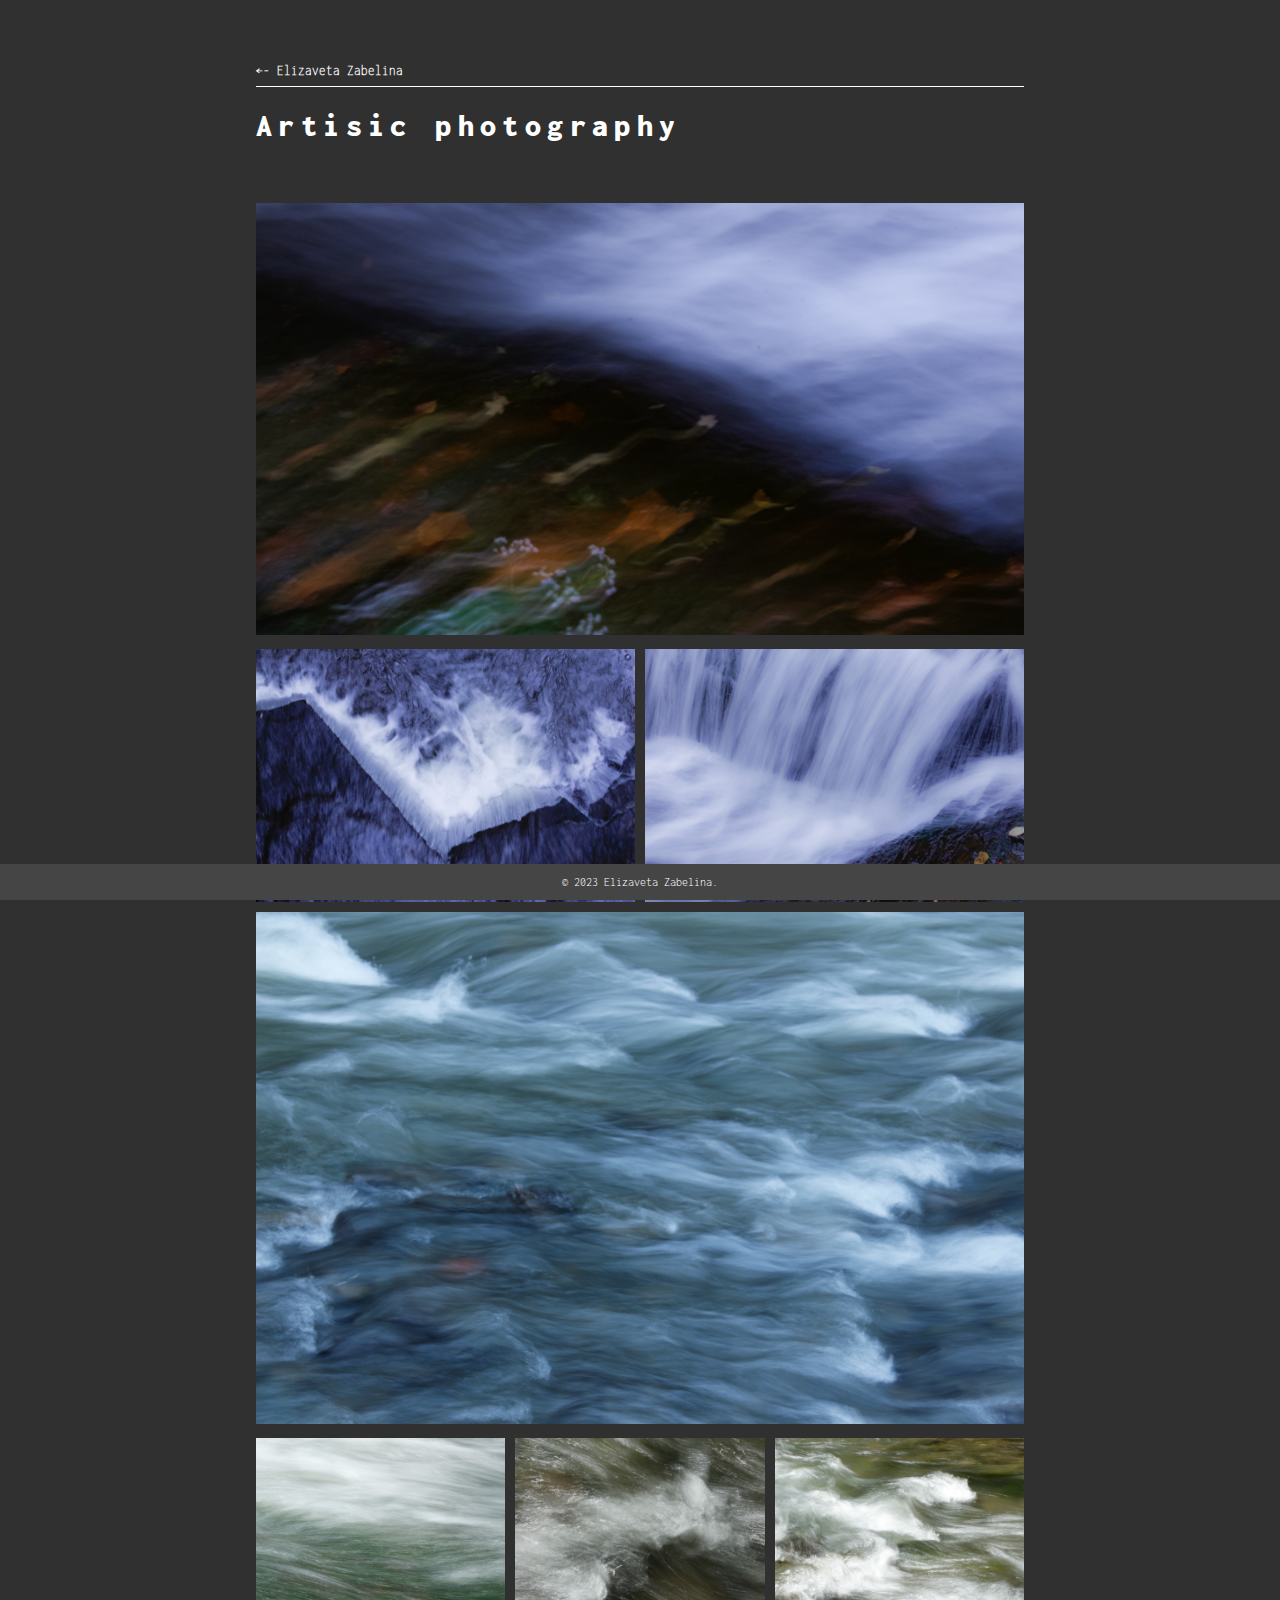
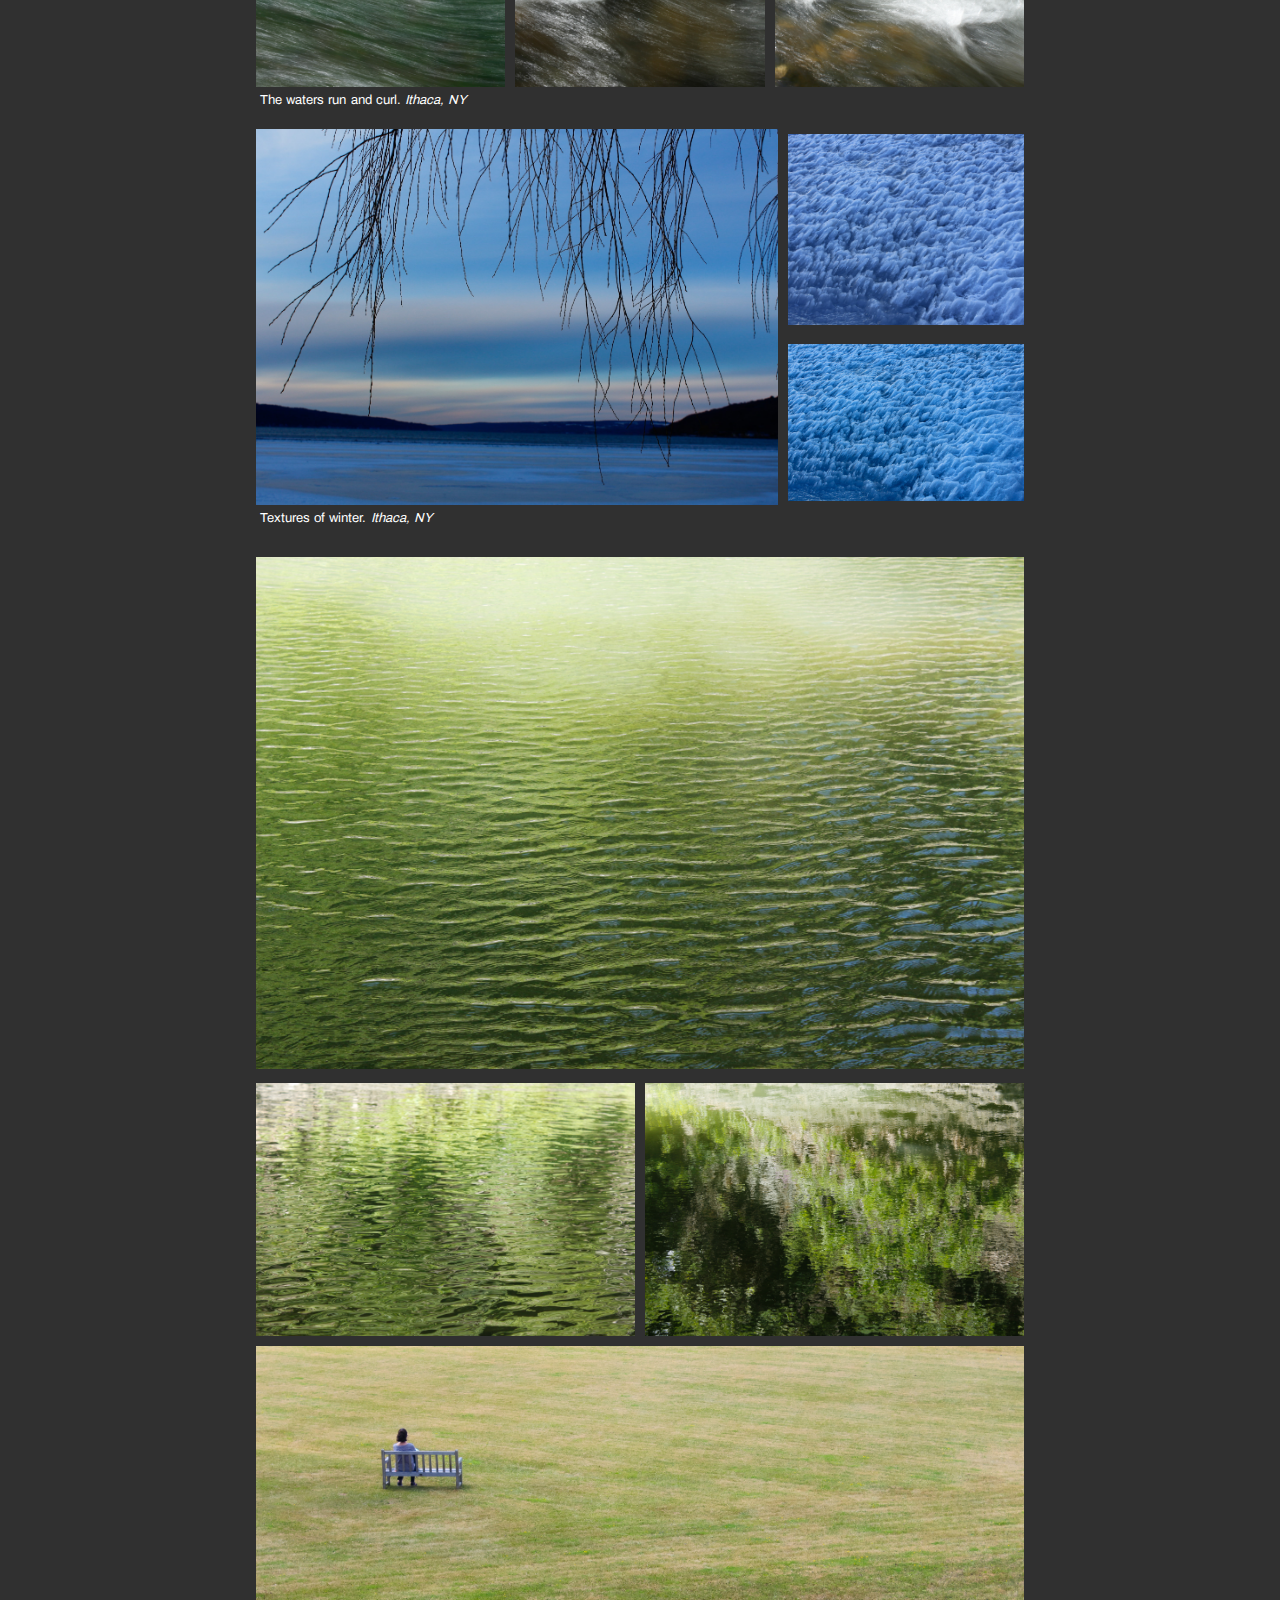
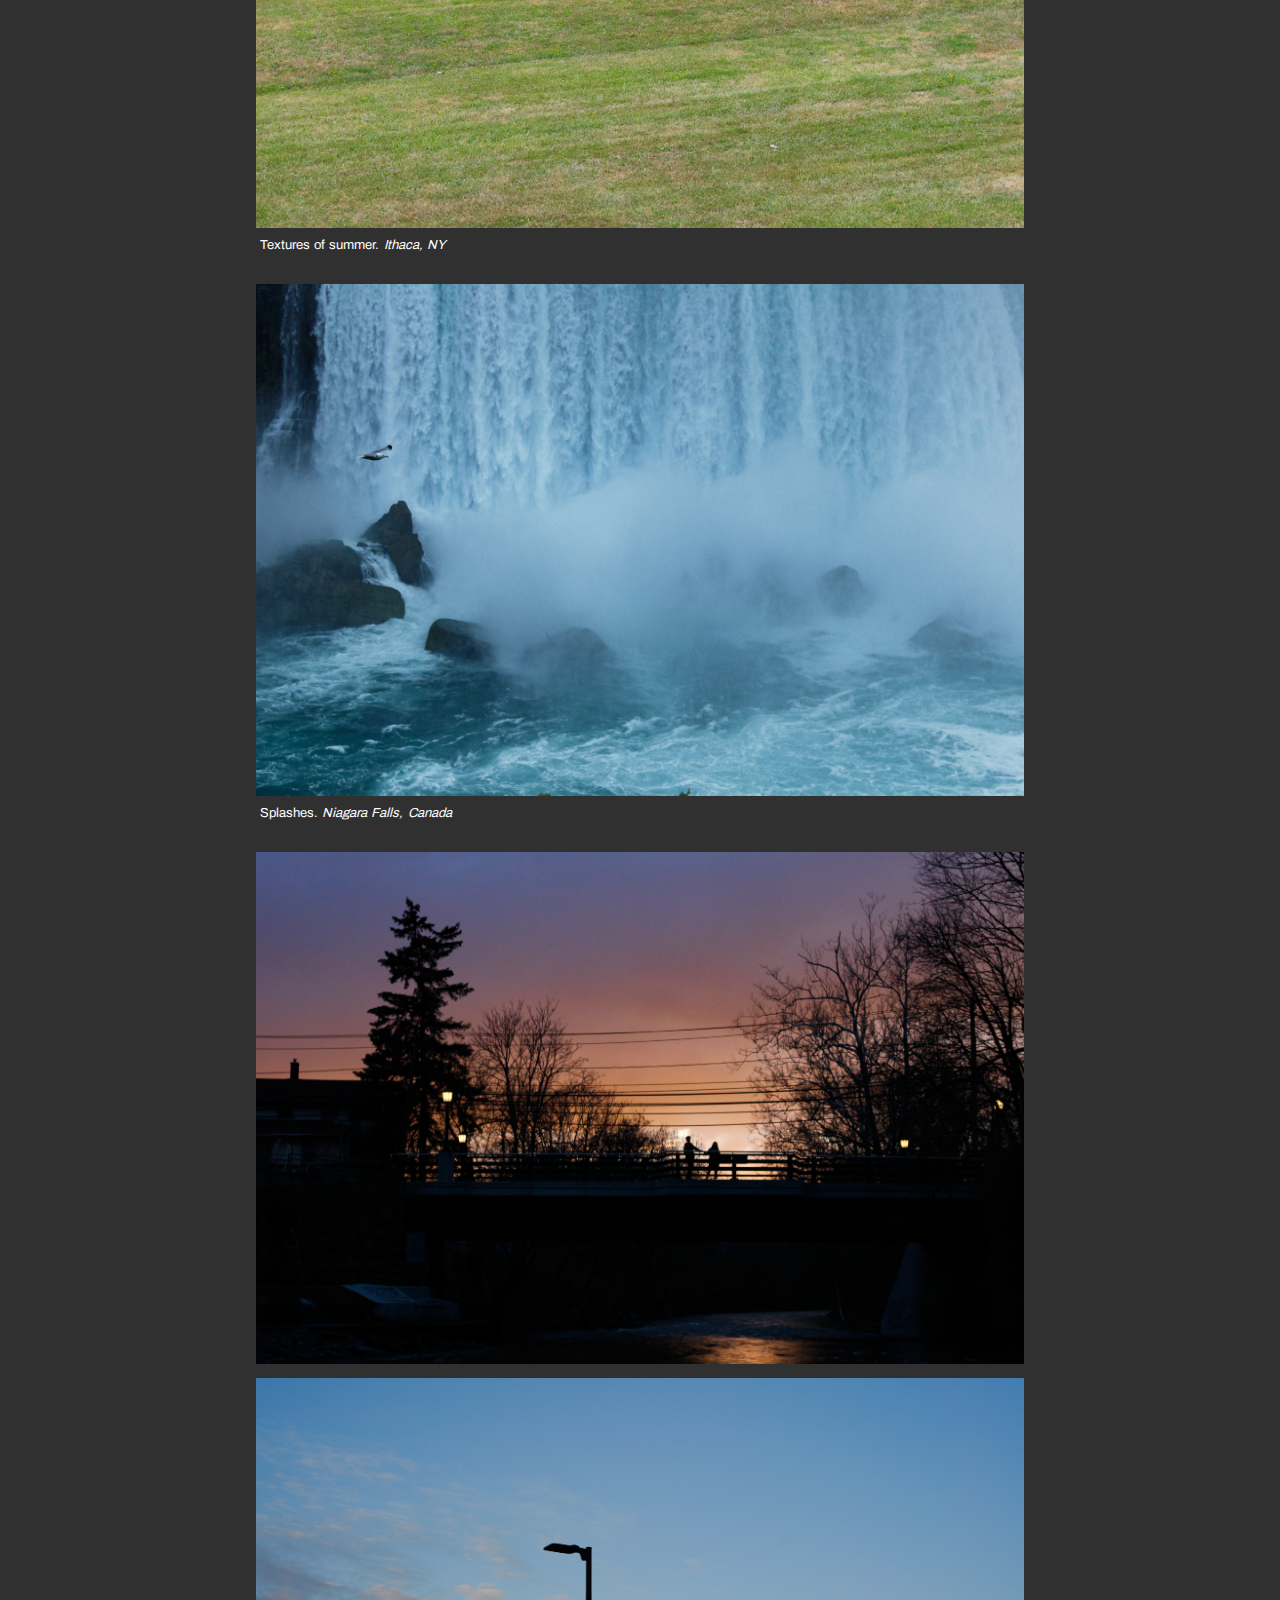
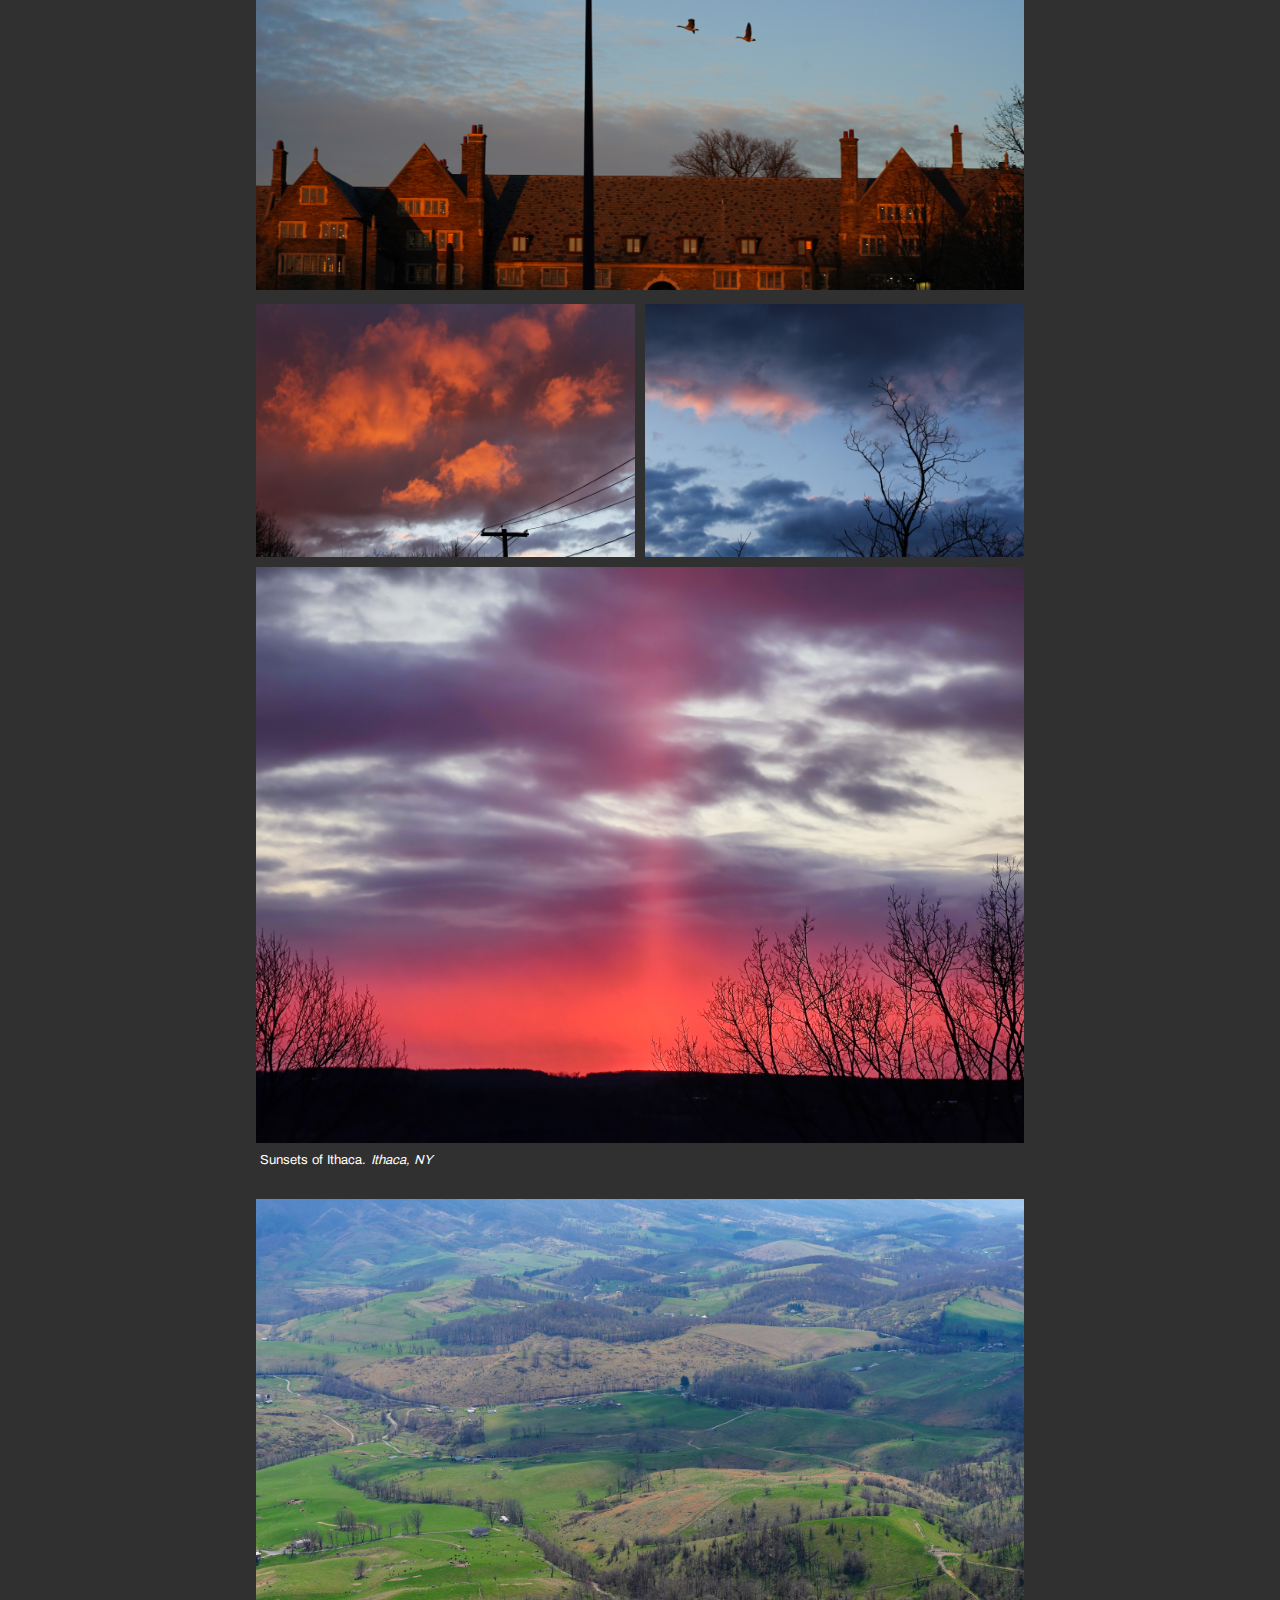
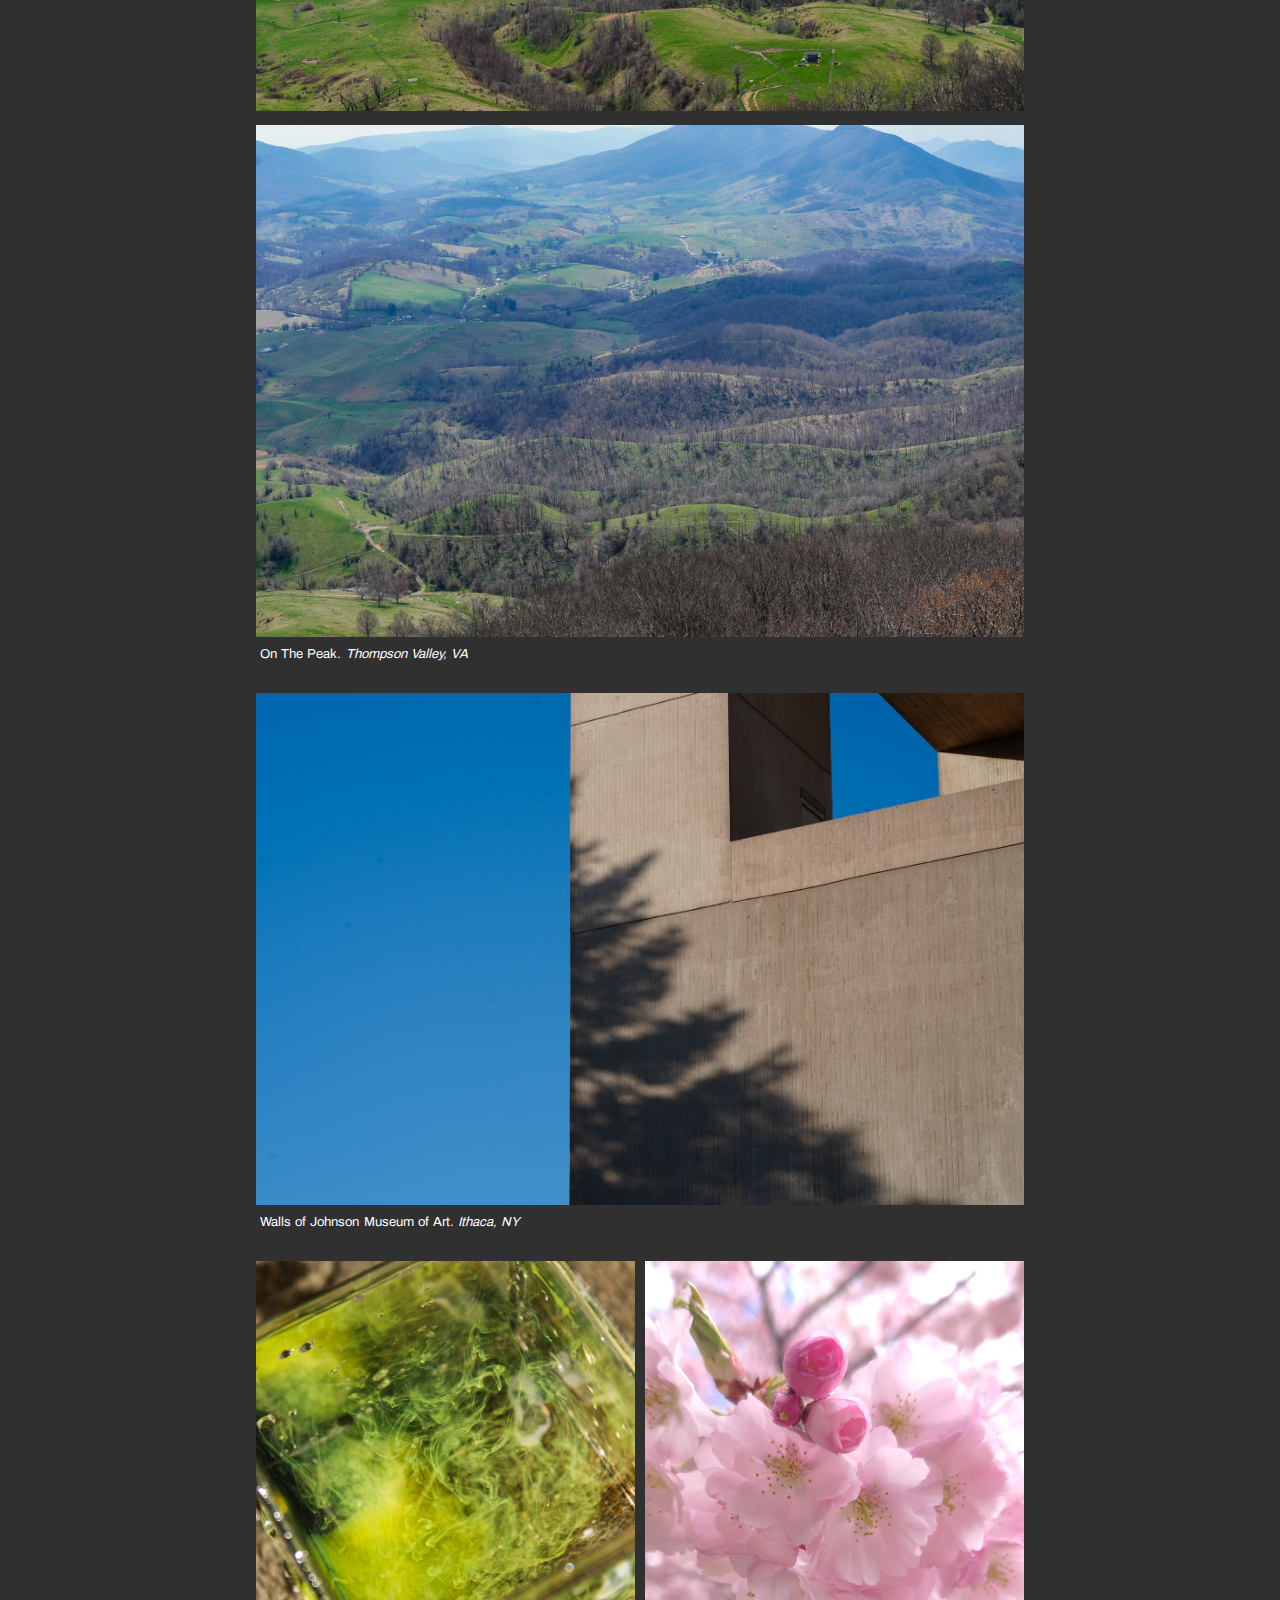
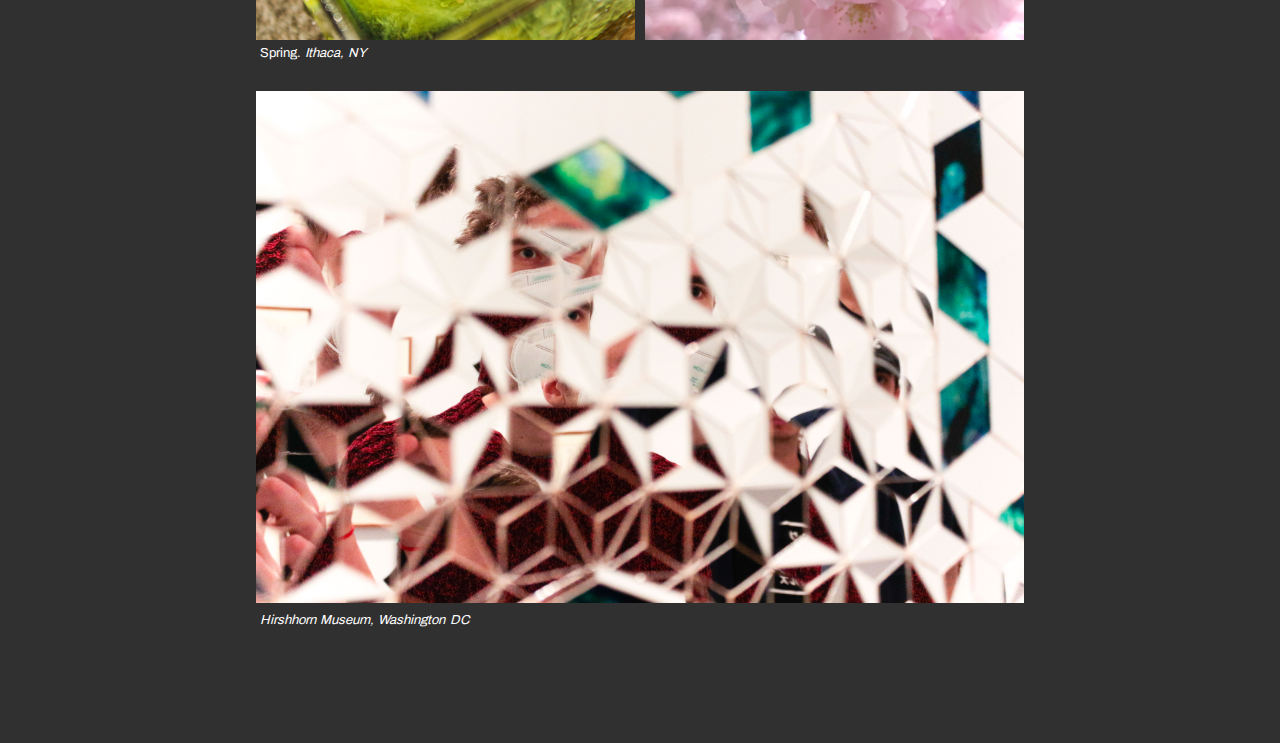
<file: art-photo.html>
<!DOCTYPE html>
<html>
    <head>
        <meta charset="UTF-8" />
        <meta name="viewport" content="width=device-width, initial-scale=1" />
      
        <title>Elizaveta Zabelina: artistic photography</title>
        <link rel="shortcut icon" href="images/favicon.ico" type="image/x-icon">  

        <link href="plain.css" type="text/css" rel="stylesheet" />
        <link href="fonts.css" type="text/css" rel="stylesheet" />
        <link href="images.css" type="text/css" rel="stylesheet" />
      </head>
<body>

<h1 class="header"  onclick="window.location.href='index.html';">&larr;- Elizaveta Zabelina </h1>
<hr>

    <h1> Artisic photography</h1>
    <div id="space"></div>
    <img class="full" src="images/small-20.jpg" alt="Water" >
    <div id="horcon"> 
        <img class="hor" src="images/small-19.jpg" alt="Water" >
        <img class="hor" src="images/small-18.jpg" alt="Water" >
    </div>
    <img class="full" src="images/small-5.jpg" alt="Water" >
    <div id="horcon"> 
        <img class="hor" src="images/small-16.jpg" alt="Water" >
        <img class="hor" src="images/small-13.jpg" alt="Water" >
        <img class="hor" src="images/small-12.jpg" alt="Water" >
    </div>
    <p> The waters run and curl. <i>Ithaca, NY</i></p>

    <div class="inblock"> 
        <img class="this" src="images/small-3.jpg" alt="Water">
        <div id="vercon"> 
            <img class="ver" src="images/small-15.jpg" alt="Water" >
            <img class="ver" src="images/small-4.jpg" alt="Water" >
        </div>
    </div>
    <p> Textures of winter. <i>Ithaca, NY</i></p>

    <img class="full" src="images/small-14.jpg" alt="Water" >
    <div id="horcon"> 
        <img class="hor" src="images/small-10.jpg" alt="Water" >
        <img class="hor" src="images/small-9.jpg" alt="Water" >
    </div>
    <img class="full" src="images/small-21.jpg" alt="Water" >
    <p> Textures of summer. <i>Ithaca, NY</i></p>

    <img class="full" src="images/small-22.jpg" alt="Water" >
    <p> Splashes. <i>Niagara Falls, Canada</i></p>

    <img class="full" src="images/small-6.jpg" alt="Water" >

    <img class="full" src="images/small-24.jpg" alt="Water" >
    <div id="horcon"> 
        <img class="hor" src="images/small-7.jpg" alt="Water" >
        <img class="hor" src="images/small-8.jpg" alt="Water" >
        
    </div>
    <img class="full" src="images/small-26.jpg" alt="Water" >
    <p> Sunsets of Ithaca. <i>Ithaca, NY</i></p>

    <img class="full" src="images/small-27.jpg" alt="Water" >
    <img class="full" src="images/small-28.jpg" alt="Water" >
    <p> On The Peak. <i>Thompson Valley, VA</i></p>

    <img class="full" src="images/small-25.jpg" alt="Water" >
    <p> Walls of Johnson Museum of Art. <i>Ithaca, NY</i></p>

    <div id="horcon"> 
        <img class="hor" src="images/small-17.jpg" alt="Water" >
        <img class="hor" src="images/small-1.jpg" alt="Water"  >
    </div>
    <p> Spring. <i>Ithaca, NY</i></p>

    <img class="full" src="images/small.jpg" alt="Water" >
    <p>  <i>Hirshhorn Museum, Washington DC</i></p>

    
<div class="footer">&copy; 2023 <span> Elizaveta Zabelina.</span></div>
<div id="space"></div>
</body>
</html>
</file>
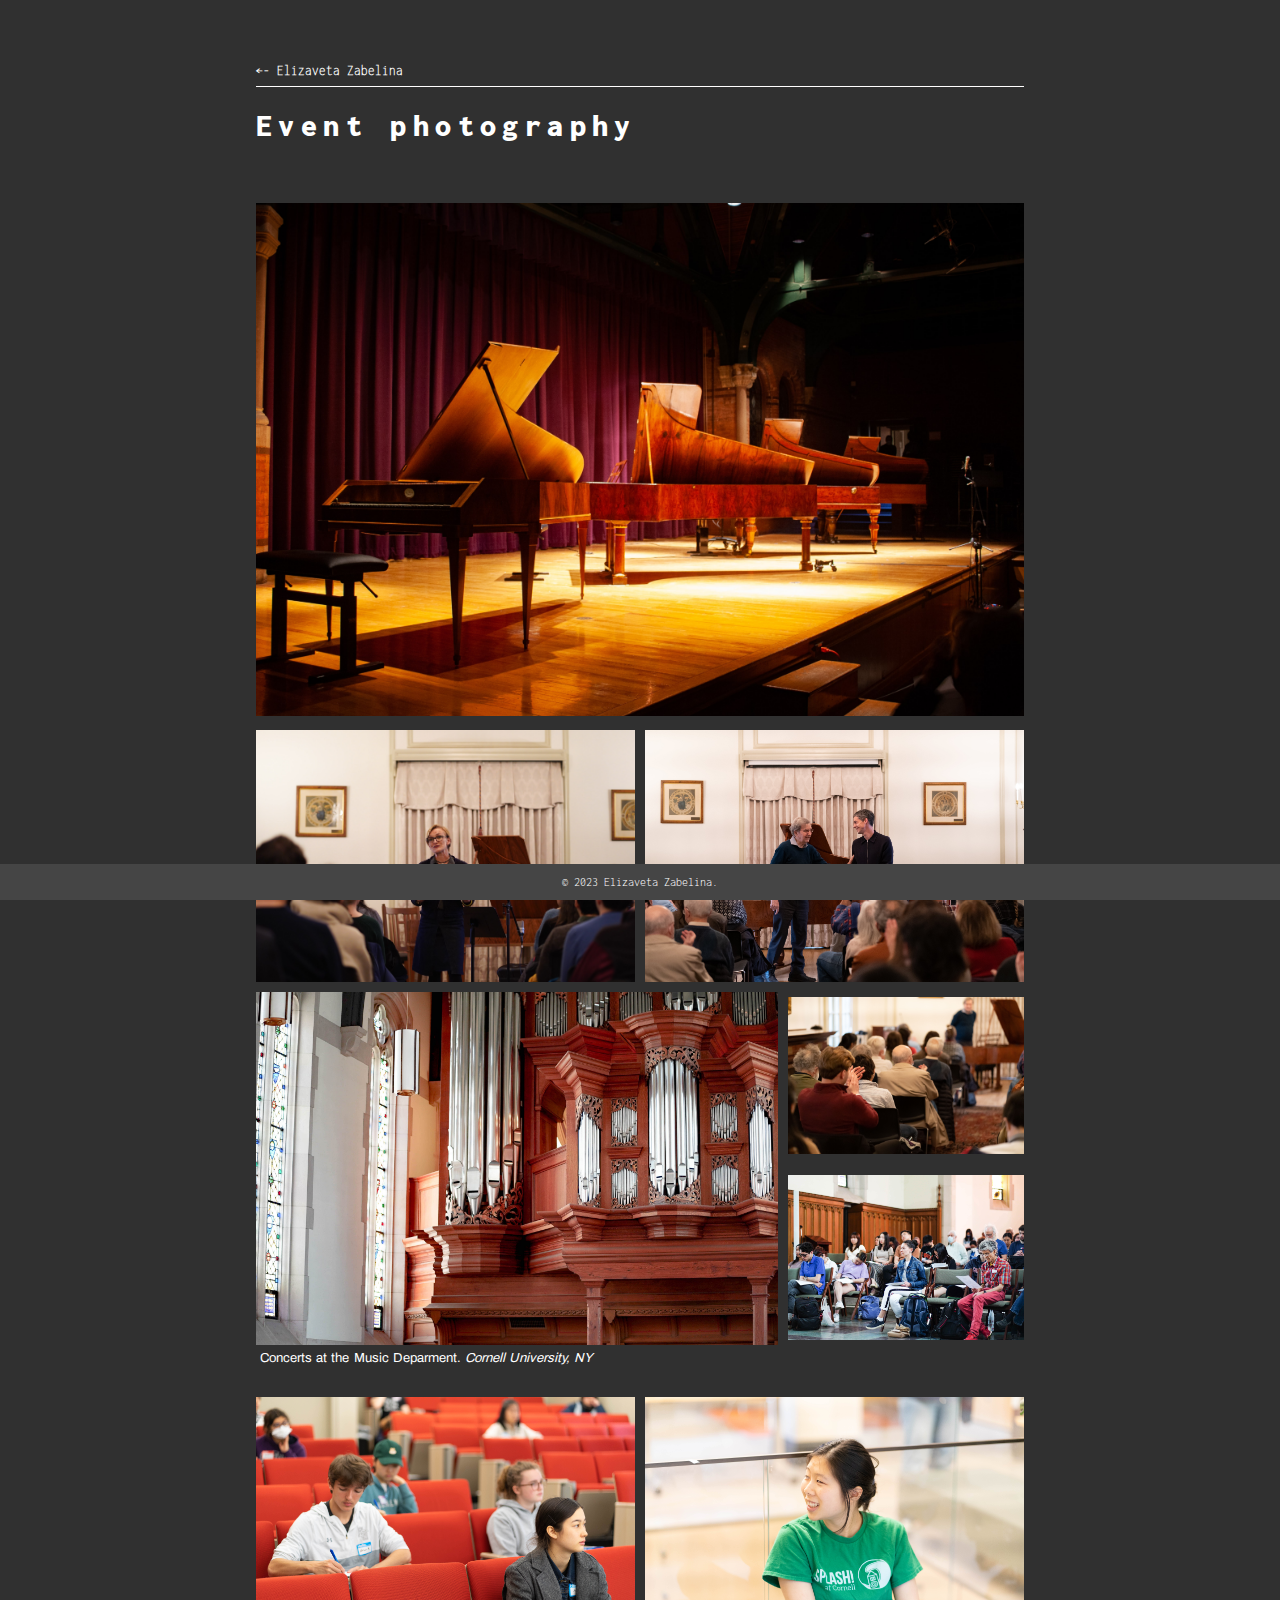
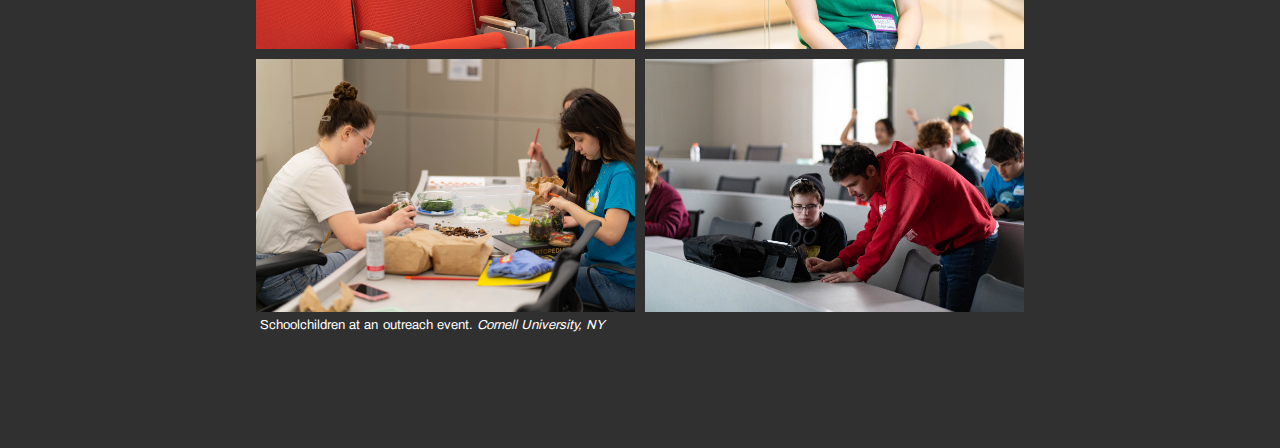
<file: event-photo.html>
<!DOCTYPE html>
<html>
<body>
    <head>
        <meta charset="UTF-8" />
        <meta name="viewport" content="width=device-width, initial-scale=1" />
      
        <title>Elizaveta Zabelina: event photography</title>
        <link rel="shortcut icon" href="images/favicon.ico" type="image/x-icon">  

        <link href="plain.css" type="text/css" rel="stylesheet" />
        <link href="fonts.css" type="text/css" rel="stylesheet" />
        <link href="images.css" type="text/css" rel="stylesheet" />
      </head>


      <h1 class="header"  onclick="window.location.href='index.html';">&larr;- Elizaveta Zabelina </h1>
      <hr>
      
 <h1> Event photography</h1>
 <div id="space"></div>
 <img class="full" src="images/event-1-min.jpg" alt="Water" >
 <div id="horcon"> 
     <img class="hor" src="images/event-2-min.jpg" alt="Water" >
     <img class="hor" src="images/event-3-min.jpg" alt="Water" >
</div>
<div class="inblock"> 
    <img class="this" src="images/event-5-min.jpg" alt="Water" >
    <div id="vercon"> 
        <img class="ver" src="images/event-4-min.jpg" alt="Water" >
        <img class="ver" src="images/event-6-min.jpg" alt="Water" >
        
    </div>
</div>
<p>Concerts at the Music Deparment. <i>Cornell University, NY</i> </p>
<div id="horcon"> 
    <img class="hor" src="images/event-7-min.jpg" alt="Water" >
    <img class="hor" src="images/event-8-min.jpg" alt="Water" >
</div>
<div id="horcon"> 
    <img class="hor" src="images/event-9-min.jpg" alt="Water" >
    <img class="hor" src="images/event-10-min.jpg" alt="Water" >
</div>
<p>Schoolchildren at an outreach event. <i>Cornell University, NY</i> </p>
<div class="footer">&copy; 2023 <span> Elizaveta Zabelina.</span></div>
<div id="space"></div>
</body>
</html>
</file>
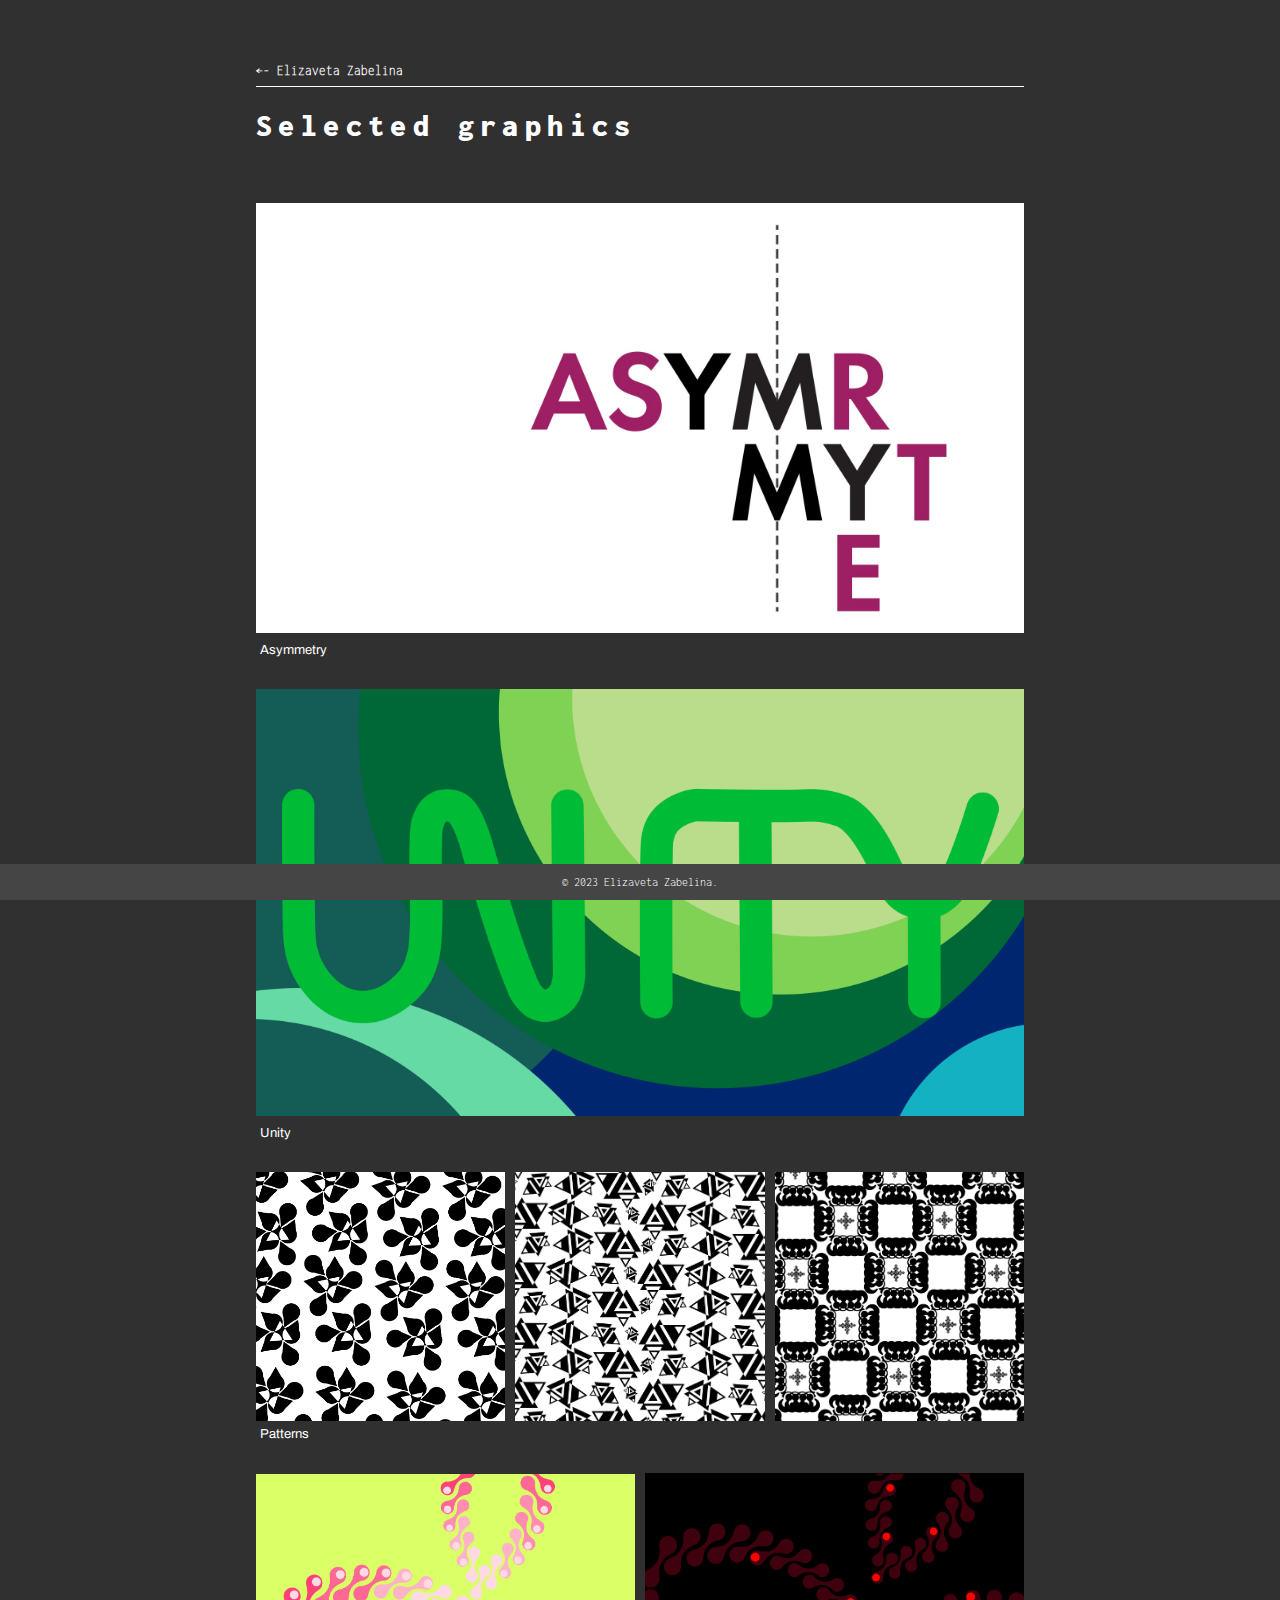
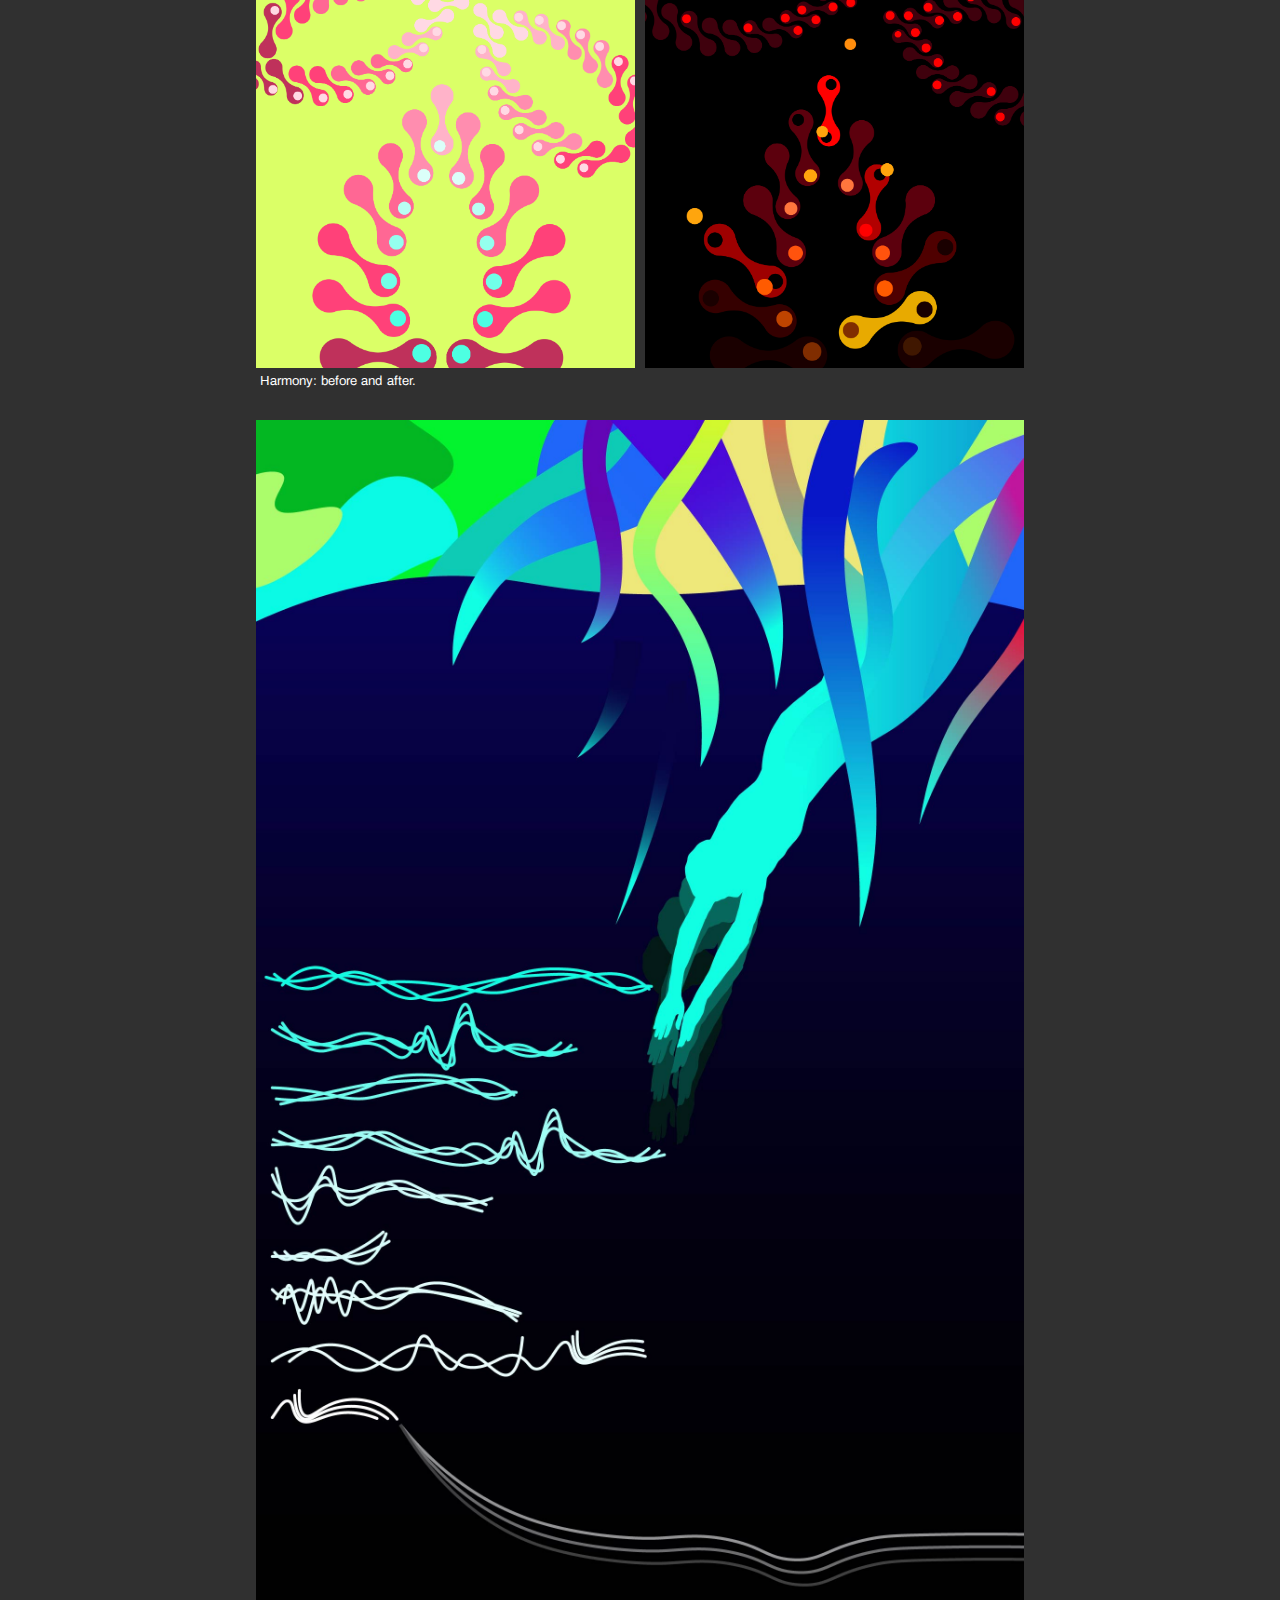
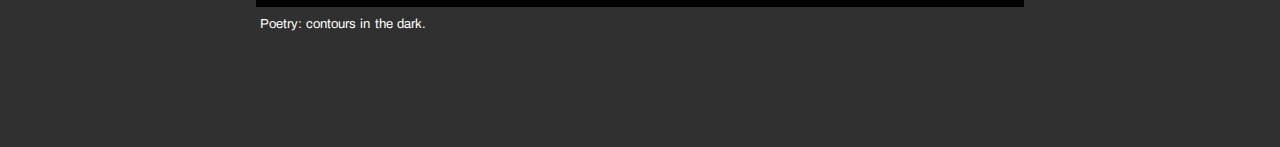
<file: graphic.html>
<!DOCTYPE html>
<html>
<body>
    <head>
        <meta charset="UTF-8" />
        <meta name="viewport" content="width=device-width, initial-scale=1" />
      
        <title>Elizaveta Zabelina: graphic works</title>
        <link rel="shortcut icon" href="images/favicon.ico" type="image/x-icon">  

        <link href="plain.css" type="text/css" rel="stylesheet" />
        <link href="fonts.css" type="text/css" rel="stylesheet" />
        <link href="images.css" type="text/css" rel="stylesheet" />
      </head>


      <h1 class="header"  onclick="window.location.href='index.html';">&larr;- Elizaveta Zabelina </h1>
      <hr>
      
 <h1> Selected graphics</h1>
 <div id="space"></div>
 <img class="full" src="images/graphic-2.jpg" alt="Water" >
 <p>Asymmetry</p>
 <img class="full" src="images/graphic-1.png" alt="Water" >
 <p>Unity</p>
 <div id="horcon"> 
     <img class="hor" src="images/graphic-3.png" alt="Water" >
     <img class="hor" src="images/graphic-4.png" alt="Water" >
     <img class="hor" src="images/graphic-5.png" alt="Water" >
</div>
<p>Patterns</p>
<div id="horcon"> 
    <img class="hor" src="images/graphic-6.png" alt="Water" >
    <img class="hor" src="images/graphic-7.png" alt="Water" >
</div>
<p>Harmony: before and after.</p>
<img class="full" src="images/graphic-8.jpg" alt="Water" >
<p>Poetry: contours in the dark.</p>
<div class="footer">&copy; 2023 <span> Elizaveta Zabelina.</span></div>
<div id="space"></div>
</body>
</html>
</file>
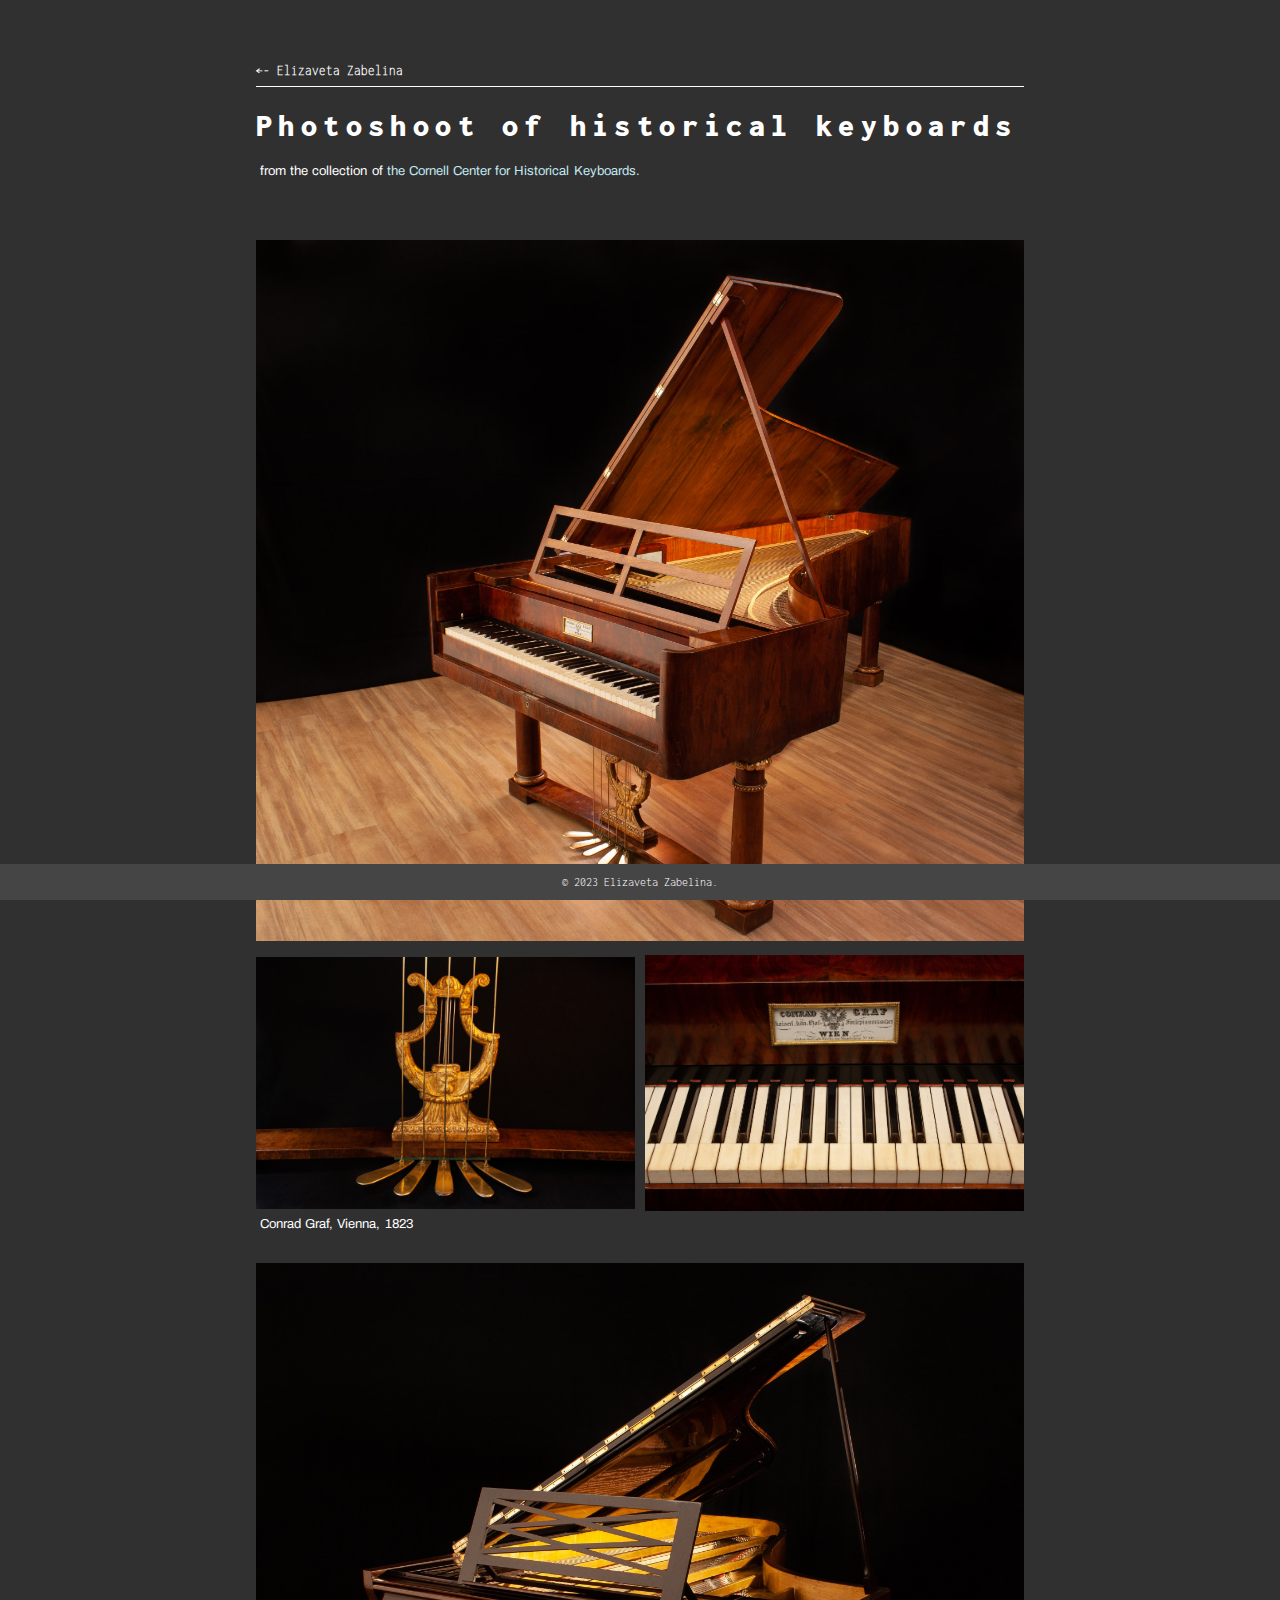
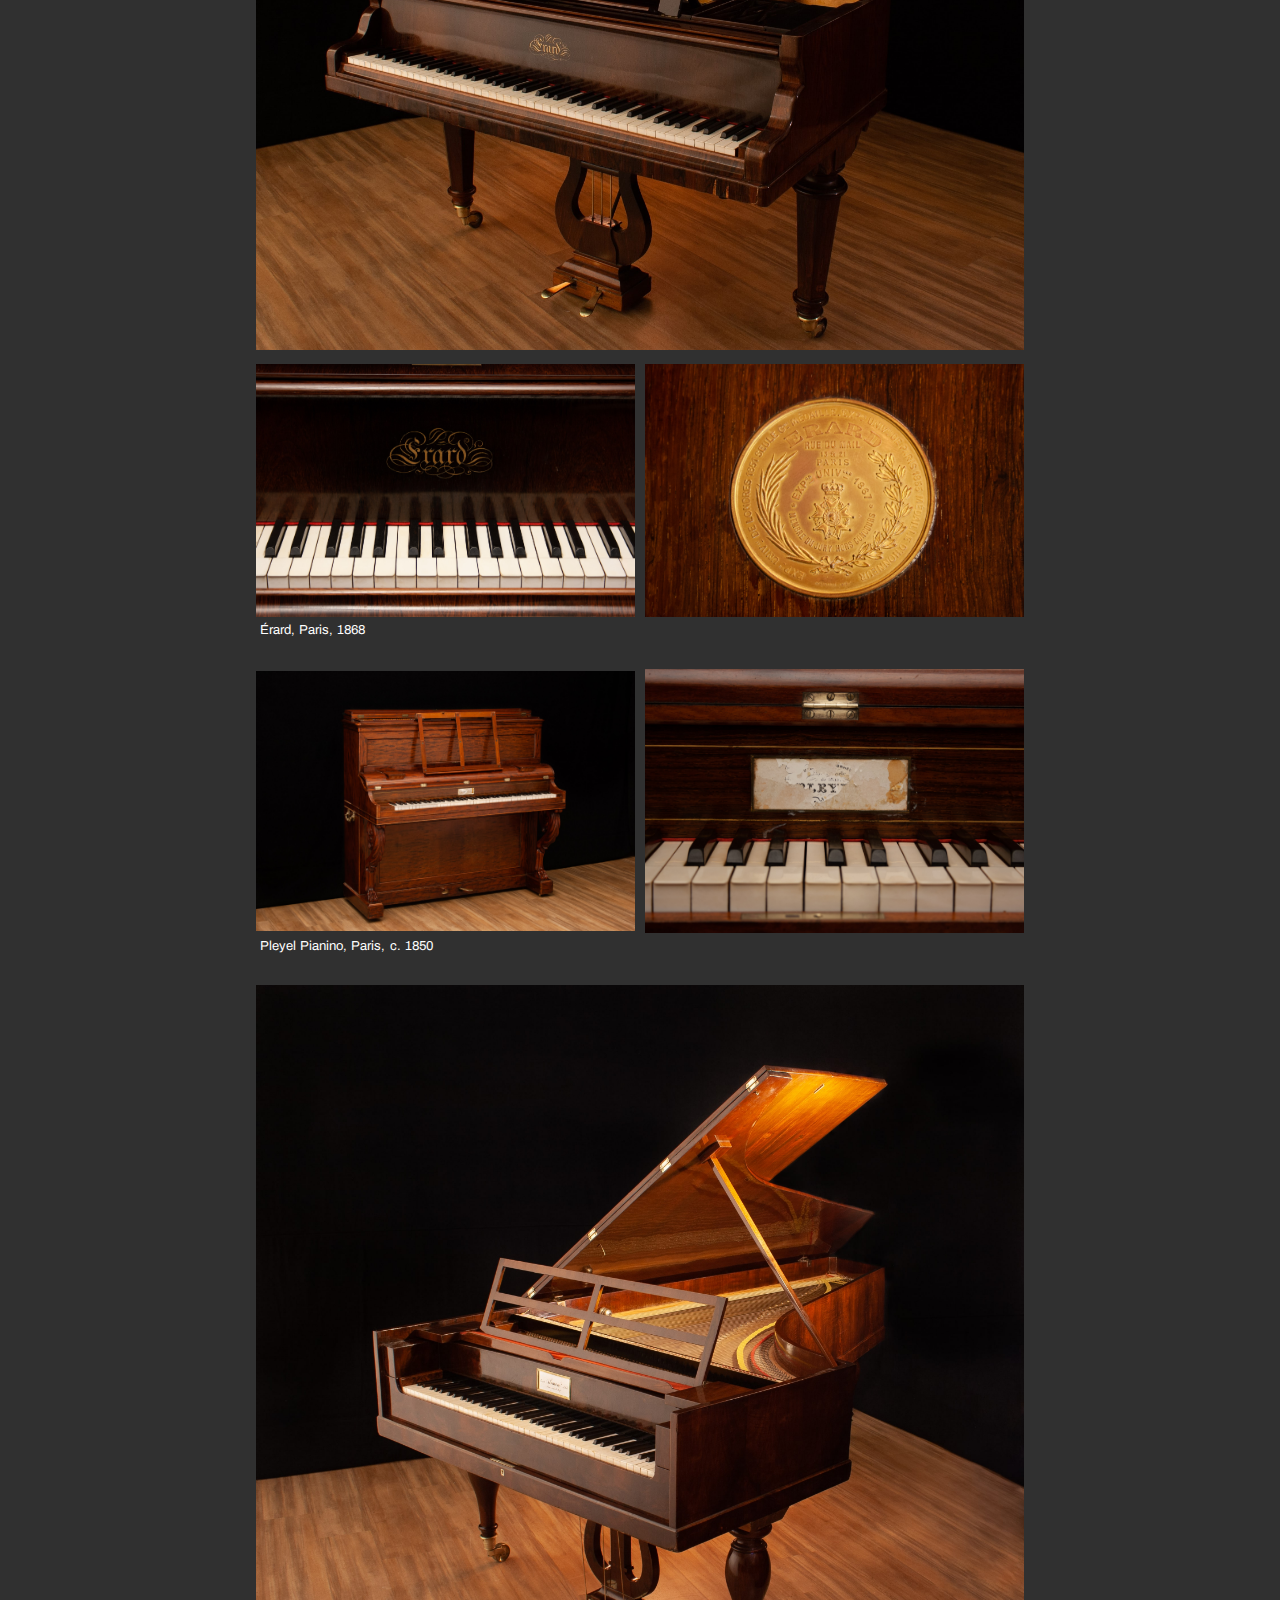
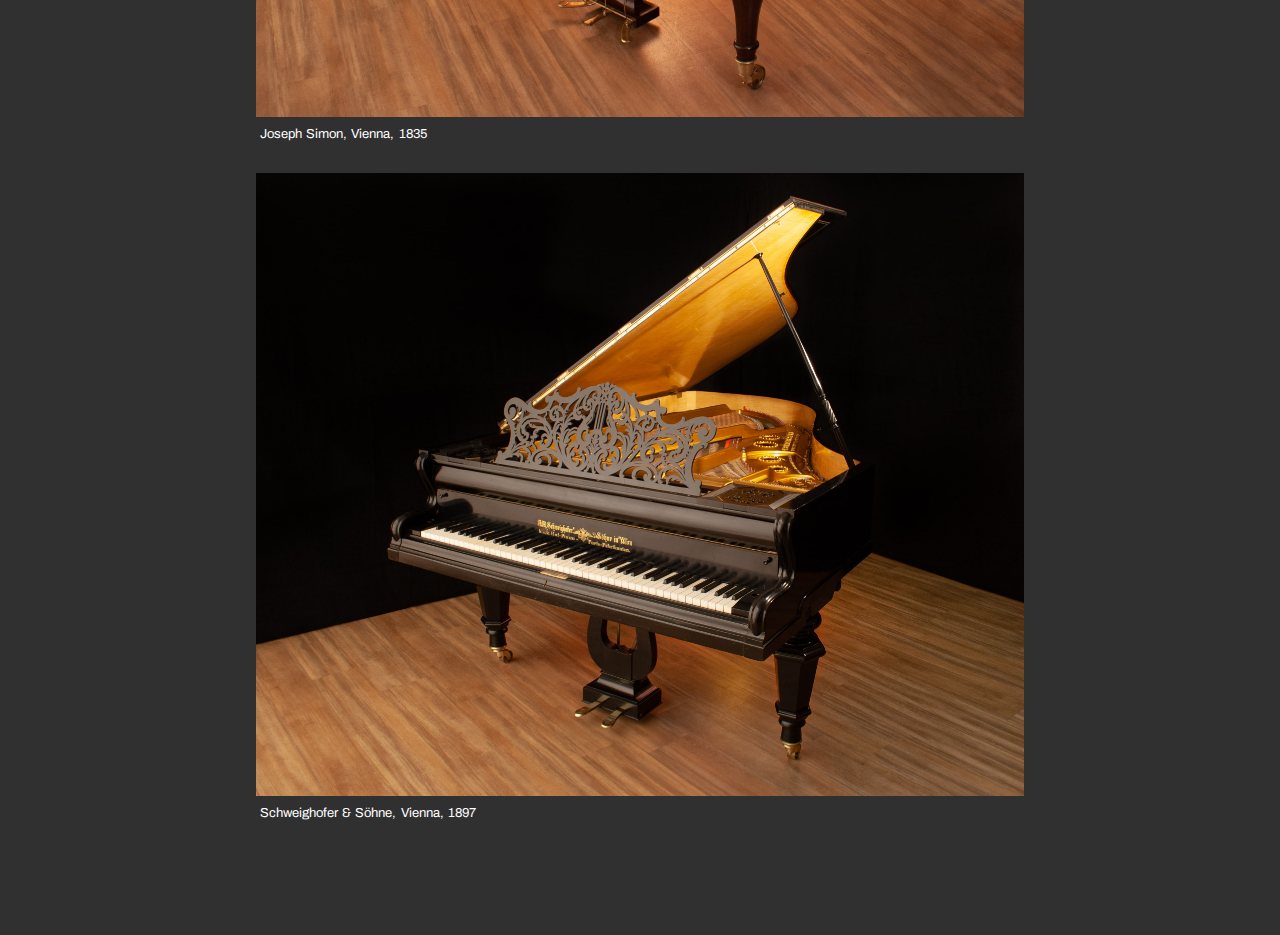
<file: photos-pianos.html>
<!DOCTYPE html>
<html>
<body>
    <head>
        <meta charset="UTF-8" />
        <meta name="viewport" content="width=device-width, initial-scale=1" />
      
        <title>Elizaveta Zabelina: keyboards photoshoot</title>
        <link rel="shortcut icon" href="images/favicon.ico" type="image/x-icon">  

        <link href="plain.css" type="text/css" rel="stylesheet" />
        <link href="fonts.css" type="text/css" rel="stylesheet" />
        <link href="images.css" type="text/css" rel="stylesheet" />
      </head>


<h1 class="header"  onclick="window.location.href='index.html';">&larr;- Elizaveta Zabelina </h1>
<hr>
      
 <h1>Photoshoot of historical keyboards</h1>
 <p>from the collection of <a href="https://historicalkeyboards.as.cornell.edu/">the Cornell Center for Historical Keyboards.</a></p>

 <div id="space"></div>
 <img class="full" src="images/graf-1.jpg" alt="Water" >
 <div id="horcon"> 
     <img class="hor" src="images/graf-2.jpg" alt="Water" >
     <img class="hor" src="images/graf-3.jpg" alt="Water" >
 </div>
 <p>Conrad Graf, Vienna, 1823 </p>
 
    <img class="full" src="images/erard-1.jpg" alt="Water" >
    <div id="horcon"> 
        <img class="hor" src="images/erard-2.jpg" alt="Water" >
        <img class="hor" src="images/erard-3.jpg" alt="Water" >
    </div>
    <p>Érard, Paris, 1868  </p>
    <div id="horcon">
        <img class="hor" src="images/pleyel-1.jpg" alt="Water" >
        <img class="hor" src="images/pleyel-3.jpg" alt="Water">
    </div>
    <p>Pleyel Pianino, Paris, c. 1850  </p>
    <img class="full" src="images/simon-1.jpg" alt="Water" >
    <p> Joseph Simon, Vienna, 1835 </p>
    <img class="full" src="images/sons.jpg" alt="Water" >
    <p>Schweighofer & Söhne, Vienna, 1897</p>
    

 <div class="footer">&copy; 2023 <span> Elizaveta Zabelina.</span></div>
<div id="space"></div>

 </body>
</html>
</file>
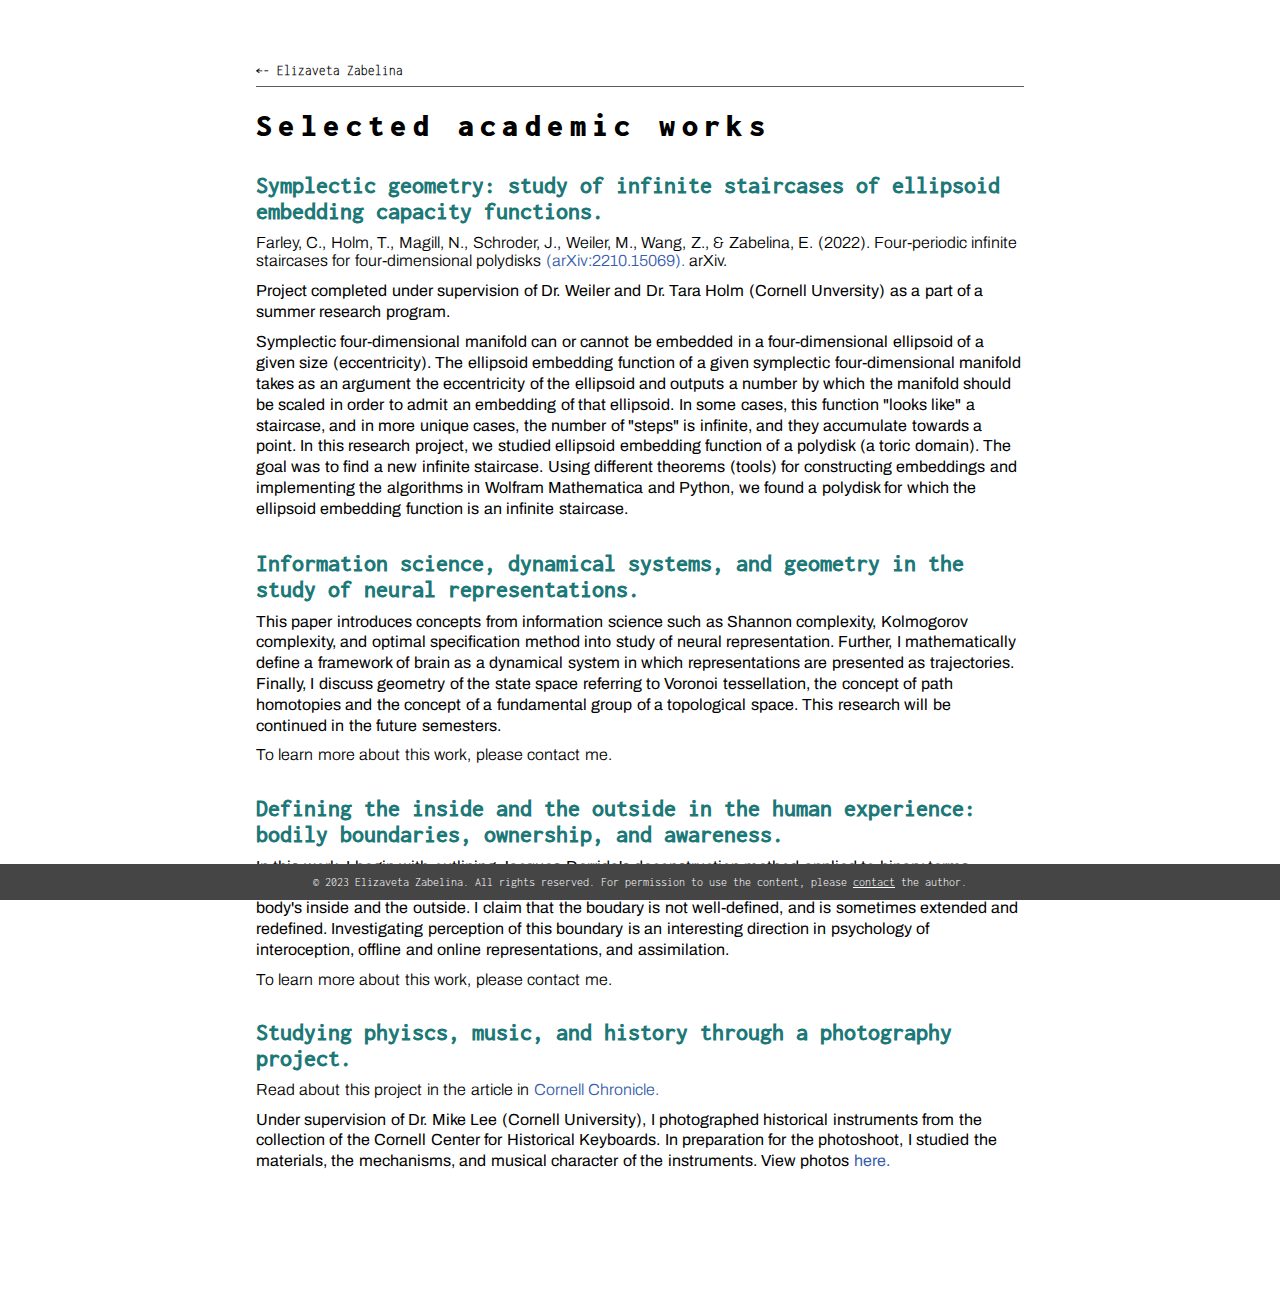
<file: writing-sci.html>
<!DOCTYPE html>
<html>
<body>
    <head>
        <meta charset="UTF-8" />
        <meta name="viewport" content="width=device-width, initial-scale=1" />
      
        <title>Elizaveta Zabelina: academic writing</title>
        <link rel="shortcut icon" href="images/favicon.ico" type="image/x-icon">  

        <link href="plain.css" type="text/css" rel="stylesheet" />
        <link href="fonts.css" type="text/css" rel="stylesheet" />
        <link href="writing.css" type="text/css" rel="stylesheet" />
      </head>


<h1 class="header"  onclick="window.location.href='index.html';">&larr;- Elizaveta Zabelina </h1>
<hr>
      
 <h1> Selected academic works</h1>

 <h2> Symplectic geometry: study of infinite staircases of ellipsoid embedding capacity functions.</h2>
 <p class="citation">Farley, C., Holm, T., Magill, N., Schroder, J., Weiler, M., Wang, Z., & Zabelina, E. (2022). Four-periodic infinite staircases for four-dimensional polydisks <a href="http://arxiv.org/abs/2210.15069">(arXiv:2210.15069).</a> arXiv.
</p>

<p> Project completed under supervision of Dr. Weiler and Dr. Tara Holm (Cornell Unversity) as a part of a summer research program. </p>
<p>Symplectic four-dimensional manifold can or cannot be embedded in a four-dimensional ellipsoid of a given size (eccentricity). The ellipsoid embedding function of a given symplectic four-dimensional manifold takes as an argument the eccentricity of the ellipsoid and outputs a number by which the manifold should be scaled in order to admit an embedding of that ellipsoid. In some cases, this function "looks like" a staircase, and in more unique cases, the number of "steps" is infinite, and they accumulate towards a point. In this research project, we studied ellipsoid embedding function of a polydisk (a toric domain). The goal was to find a new infinite staircase. Using different theorems (tools) for constructing embeddings and implementing the algorithms in Wolfram Mathematica and Python, we found a polydisk for which the ellipsoid embedding function is an infinite staircase. </p>

<h2>Information science, dynamical systems, and geometry
  in the study of neural representations.</h2>
  <p>This paper introduces concepts from information science such as Shannon complexity, Kolmogorov complexity, and optimal specification method into study of neural representation. Further, I mathematically define a framework of brain as a dynamical system in which representations are presented as trajectories. Finally, I discuss geometry of the state space referring to Voronoi tessellation, the concept of path homotopies and the concept of a fundamental group of a topological space. This research will be continued in the future semesters.</p>
  <p class="citation">To learn more about this work, please contact me.</p>

<h2>Defining the inside and the outside in the human experience: bodily boundaries, ownership, and awareness.</h2>

<p>In this work, I begin with outlining Jacques Derrida's deconstruction method applied to binary terms "inside/outside". Then, I use psychological evidence to investigate the notion of boundary between human body's inside and the outside. I claim that the boudary is not well-defined, and is sometimes extended and redefined. Investigating perception of this boundary is an interesting direction in psychology of interoception, offline and online representations, and assimilation.</p>
<p class="citation">To learn more about this work, please contact me.</p>

<h2>Studying phyiscs, music, and history through a photography project. </h2>

<p class="citation">Read about this project in the article in <a href="https://news.cornell.edu/stories/2021/08/history-music-physics-harmonize-keyboard-project">Cornell Chronicle.</a></p>
<p>Under supervision of Dr. Mike Lee (Cornell University), I photographed historical instruments from the collection of the Cornell Center for Historical Keyboards. In preparation for the photoshoot, I studied the materials, the mechanisms, and musical character of the instruments. View photos <a href="photos-pianos.html">here.</a></p>

<div class="footer">  <span align="center">&copy; 2023 Elizaveta Zabelina. All rights reserved. For permission to use the content, please <a href="https://www.facebook.com/elizabeth.zabelina">contact</a> the author.</span></div>
<div id="space"></div>
<div id="space"></div>

 </body>
 </html>
</file>
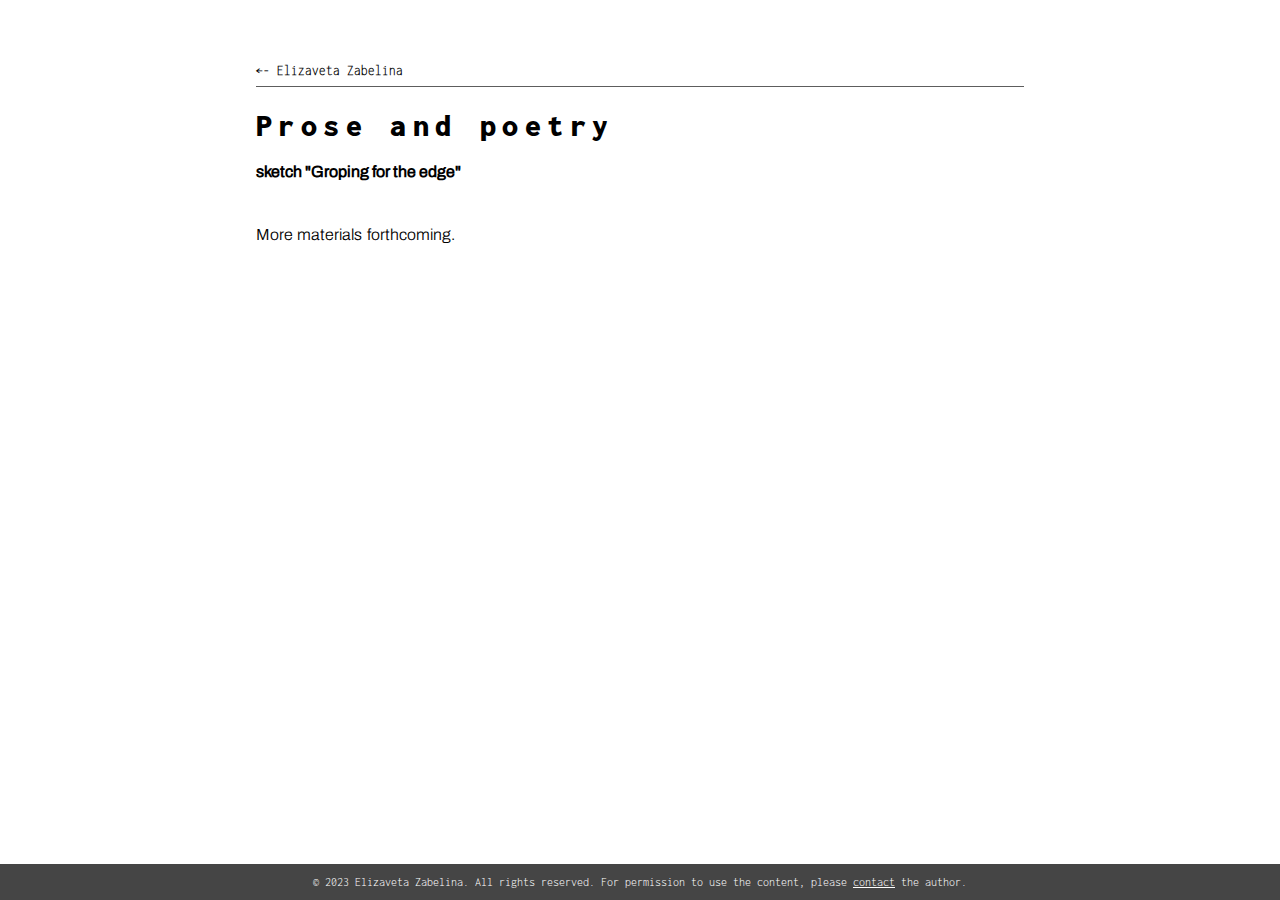
<file: writing.html>
<!DOCTYPE html>
<html>
<body>
    <head>
        <meta charset="UTF-8" />
        <meta name="viewport" content="width=device-width, initial-scale=1" />
      
        <title>Elizaveta Zabelina: creative writing</title>
        <link rel="shortcut icon" href="images/favicon.ico" type="image/x-icon">  

        <link href="plain.css" type="text/css" rel="stylesheet" />
        <link href="fonts.css" type="text/css" rel="stylesheet" />
        <link href="writing.css" type="text/css" rel="stylesheet" />
      </head>


<h1 class="header"  onclick="window.location.href='index.html';">&larr;- Elizaveta Zabelina </h1>
<hr>
      
 <h1> Prose and poetry</h1>

 <details>
  <summary><h3> sketch "Groping for the edge"</h3></summary>

  <p>Water is dripping from the ceiling. Slick liquid surface is listening to the echo of drops plunging to death and post-mortem tottering in floor’s breath. To the left, to the right – the blackness of mind. Those who inhabit the room are dissolved in the gloom. Open both your hands and move them forward into the unknown. Nothing can be seen anymore; nothing can be read through with one glance. A gaze that usually falls on neighboring objects has left the eyes and now in zero gravity, falling endlessly towards the abyss.</p>
  <p>Every fluctuation is a sound. Ripples on the liquid floor enter bare feet and the whole material body catches the rhythm of the wave. Cold skin testified that one step forward changes currents of the floor. When the head is turned, the picture does not change, but remains a mere blackness. And head spins, eyes follow the non-existing edge of the view, neck stretches tightly, holding head and body together. Like a broken record, all keeps repeated. Water is dripping from the ceiling. To the left, to the right – the blackness of mind.</p>
<p>Sunlight! Hands, braiding from green mellow grass a tiny wreath on a knee. Elusive spikes slip away, the beginning falls apart, one blade bursts, and a whole bouquet of stems falls on the ground. Blink. Head is turned to the right watching the palm that touches thickets of high grass. Spikes disturb a face, a body is moving forward, running. Palm picks a dozen of stems, gives them to another palm. Blink. Hands, braiding from green mellow grass a tiny wreath on a knee. Fingers bind the oval with bright woolly red thread. Missing the tail in the loop, missing the head, thread slips away; hurried breathing, sun retreats, carrying away chunks of light and color. Water is dripping from above. In your cold hands red woolly thread lies in absolute darkness.</p>
<p>Two palms feel but do not see each other. The deprived eye would not own even a shadow. It cannot comprehend darkness, and you see a white web pulsating, green spots, scarlet ovals fading. Forget height, width, length: shoulders are a universe apart, and tips of toes are farther. To have dimensions over control – within reach of arms – the body shrinks, drops to knees. Shin feels cold fluctuating water. Palms hit the floor and it bursts with spray. Crawling on all fours, the body feels powerless in the darkness. Digging in water like in elusive sand you come across a shape. Hands extract it from the viscous floor. The figure is heavy, somewhere edgy, somewhere smoothly curved, detailed to oblivion, limbs randomly spread out. Thick in the middle, it has elongated parts and a spike. Is finger bleeding? You put it against the cheek, but cannot tell: blood or water. Tasting salty: is it the sea outside or rivers within? Thoughts rush in the absence of anything else in the world. Except there is an object in foreign arms: so heavy and cold.</p>
<p>Something blew a fuse in the whole house, and the room went dark. Streetlamp right outside the window is shining light onto one’s hands. The body stands up and performs steps on the parquet floor towards shelves. Hands take a candleholder. Surface of cast iron sends a northern breath of malachite mountain’s forests of its homeland to blow over fingers. A sweet-smelling wax candle is pricked on the spike. The candleholder is not larger than a palm, crafted in the shape of a puss in boots with edgy heels and a hat, shifted to the side.</p>
<p>Water is dripping from the ceiling. The red thread is gone. Fingers are holding a heavy figure of puss in boots, who in turn holds a wax candle in stretched paw. The surface is hard, and the insides are filled with the same heavy metal. Wax can be molded by heated fingers, surrendering to their touch, but the brain is tired from experiencing stone indifference of the cast iron. Sadness and frustration from the solidity of candleholder fills the emptiness. Like a broken record, the mind draws itself a clay world in which iron renounces its steadfastness and can be kneaded. Hands put the object on the knees; the sound of striking a match pleases empty ears. Light pours itself into the eyes as water into a glass. The eyes are full to the brink and light flows out of the skull, dripping down the skin, entering the liquid floor. Darkness is gone, and you see shoulders, hands, bony fingers holding a cat in a hat. Red thread floats on fluctuating floor.</p>
<p>Not with eyes, but with skin the emptiness felt. Letting light into the murk should have made a difference, but nothing has changed in the distance: infinity teases with its monotone, killing the candle with the vastness of empty existence. Step to the left, step to the right, and blackness starts within the reach of the light. How terrible the body feels without walls! Hopelessness eats the insides. Skin holds a solid object, giving way for flexible wax to adopt a ghostly fire on the top. And except for this encounter of boundaries, there is nothing to be found. The body runs, leaving an echo behind itself. Water is dripping from the above, and light disappears before it could reach the ceiling.</p>
<p>With another step candle will reel and fall into the watery floor, uttering its hiss while fire touches transparent death. Fingers are holding a figure: somewhere edgy, somewhere smoothly curved, detailed to oblivion, limbs randomly spread out. The absence of the world torments the soul. The body falls on your knees, experiencing in the chest largeness of the outside and comparative littleness of the inside. Distorted shoulders lose awareness, left hand is a rope that has no ties to the right. Only the mind keeps alive memory of the gesture of lighting a candle. Body inflates to fill up all given space and bursts into little pieces, being too shallow to recognize infinity.
Water is dripping from above. It was not the abyss but a simple absorption of rays. Seeds of light recede in the mind, pulling a red thread from the back of the skull to the front. All is gone. A withered braid made of grass is hanging on a hook on a wall. Cat in boots holds a light on a writing table. A parquet floor slumbers…</p>
<p>on the other side of the planet. </p>
<p class="citation" align="right"> 2021</p>


 </details>
<div id="space"></div>
 <p class="citation"> More materials forthcoming.</p>

 <div class="footer">  <span align="center">&copy; 2023 Elizaveta Zabelina. All rights reserved. For permission to use the content, please <a href="https://www.facebook.com/elizabeth.zabelina">contact</a> the author.</span></div>
<div id="space"></div>
<div id="space"></div>

 </body>
 </html>
</file>
<file: plain.css>
:root {
    --body: #45455c;
    --button: #718498;
  }
body {
    font-family: Arial, Verdana, sans-serif;
    color: var(--body)
    padding: 10px;
    margin: 5% 20%}

@media (max-width: 768px) {
  body {
    margin: 20px;
  }
}

::-moz-selection { /* Code for Firefox */
  color: rgb(27, 3, 79);
  background:  rgb(226, 202, 231);
}

::selection {
  color: rgb(27, 3, 79);
  background:  rgb(226, 202, 231);
}

.page {
    background-color: #eeefea;
    padding: inherit;} 

p {
    font-family: 'Archivo-Regular', Arial, sans-serif;
    line-height: 130%;
    word-spacing:0.09em;
}    
h1 {
    font-family: 'Inconsolata-Black', Arial, sans-serif;
    letter-spacing: 0.2em;
    font-size: 200%;
}

h1.title {
    text-align: center;
}

h1.header{
    font-family: 'Inconsolata-ExtraLight', Consolas, monospace; 
    font-size: 80%;
    letter-spacing: normal;
    cursor: pointer;
}

hr {
    display: block;
    height: 1px;
    border: 0;
    border-top: 1px solid #5d5d5d;
    margin: 0;
    padding: 0;
}

a:link{
    color:  #365cad;
    text-decoration: none;
} /*- a normal, unvisited link*/
a:visited{
    color:  #365cad;
    text-decoration: none;
} /*- a link the user has visited */
a:hover{
    color:  #365cad;
    text-decoration: underline;
} /*- a link when the user mouses over it*/
a:active{
    color:  #365cad;
    text-decoration: none;
} /*- a link the moment it is clicked*/

.button {
    background-color: #ff990000; /* Green */
    border: 3px solid rgb(50, 50, 50);
    color:  var(--body);
    padding: 8px 12px;
    margin: 0px;
    border-radius: 3px;
    text-align: center;
    text-decoration: none;
    display: inline-block;
    font-size: 18px;
    font-family: 'Inconsolata-Medium', Courier, monospace;
    cursor: pointer;
  }

  .footer {
    position: fixed;
    bottom: 0;
    left: 0;
    right: 0;
    padding: 12px;
    background: rgb(69, 69, 69);
    color: white;
    font-weight: 500;
    font-size: 12px;
    font-family: 'Inconsolata-Light', Courier, monospace;
    display: flex;
    justify-content: center;
    align-items: center;
    gap: 0.4rem;
    z-index: 10000;
  }

  #space {
    height: 30px;
    width: 100%;
  }
  
  #buttonrow {
    display: flex;
    flex-flow: row wrap;
    justify-content: center;
    gap: 15px;
    margin: 0px 0px 15px 0px;
  }

 .footer  a:link{
    color:  #ffffff;
    text-decoration: underline;
} /*- a normal, unvisited link*/
.footer a:visited{
    color:  #ffffff;
    text-decoration: none;
} /*- a link the user has visited */
.footer a:hover{
    color:   #ffffff;
    text-decoration: underline;
} /*- a link when the user mouses over it*/
.footer a:active{
    color:  #ffffff;
    text-decoration: none;
} /*- a link the moment it is clicked*/
</file>
<file: fonts.css>
@font-face {
    font-family: 'Archivo-ExtraBoldItalic';
    src: url('Archivo-ExtraBoldItalic.woff2') format('woff2'),
        url('Archivo-ExtraBoldItalic.woff') format('woff');
    font-weight: bold;
    font-style: italic;
    font-display: swap;
}

@font-face {
    font-family: 'Archivo-BoldItalic';
    src: url('Archivo-BoldItalic.woff2') format('woff2'),
        url('Archivo-BoldItalic.woff') format('woff');
    font-weight: bold;
    font-style: italic;
    font-display: swap;
}

@font-face {
    font-family: 'Archivo-BlackItalic';
    src: url('Archivo-BlackItalic.woff2') format('woff2'),
        url('Archivo-BlackItalic.woff') format('woff');
    font-weight: 900;
    font-style: italic;
    font-display: swap;
}

@font-face {
    font-family: 'Archivo-Bold';
    src: url('Archivo-Bold.woff2') format('woff2'),
        url('Archivo-Bold.woff') format('woff');
    font-weight: bold;
    font-style: normal;
    font-display: swap;
}

@font-face {
    font-family: 'Archivo-Light';
    src: url('Archivo-Light.woff2') format('woff2'),
        url('Archivo-Light.woff') format('woff');
    font-weight: 300;
    font-style: normal;
    font-display: swap;
}

@font-face {
    font-family: 'Archivo-Medium';
    src: url('Archivo-Medium.woff2') format('woff2'),
        url('Archivo-Medium.woff') format('woff');
    font-weight: 500;
    font-style: normal;
    font-display: swap;
}

@font-face {
    font-family: 'Archivo-Black';
    src: url('Archivo-Black.woff2') format('woff2'),
        url('Archivo-Black.woff') format('woff');
    font-weight: 900;
    font-style: normal;
    font-display: swap;
}

@font-face {
    font-family: 'Archivo-SemiBold';
    src: url('Archivo-SemiBold.woff2') format('woff2'),
        url('Archivo-SemiBold.woff') format('woff');
    font-weight: 600;
    font-style: normal;
    font-display: swap;
}

@font-face {
    font-family: 'Archivo-ExtraLight';
    src: url('Archivo-ExtraLight.woff2') format('woff2'),
        url('Archivo-ExtraLight.woff') format('woff');
    font-weight: 200;
    font-style: normal;
    font-display: swap;
}

@font-face {
    font-family: 'Archivo-ExtraBold';
    src: url('Archivo-ExtraBold.woff2') format('woff2'),
        url('Archivo-ExtraBold.woff') format('woff');
    font-weight: bold;
    font-style: normal;
    font-display: swap;
}

@font-face {
    font-family: 'Archivo-Thin';
    src: url('Archivo-Thin.woff2') format('woff2'),
        url('Archivo-Thin.woff') format('woff');
    font-weight: 100;
    font-style: normal;
    font-display: swap;
}

@font-face {
    font-family: 'Archivo-Regular';
    src: url('Archivo-Regular.woff2') format('woff2'),
        url('Archivo-Regular.woff') format('woff');
    font-weight: normal;
    font-style: normal;
    font-display: swap;
}

@font-face {
    font-family: 'Archivo-Italic';
    src: url('Archivo-Italic.woff2') format('woff2'),
        url('Archivo-Italic.woff') format('woff');
    font-weight: normal;
    font-style: italic;
    font-display: swap;
}

@font-face {
    font-family: 'Inconsolata-Black';
    src: url('Inconsolata-Black.woff2') format('woff2'),
        url('Inconsolata-Black.woff') format('woff');
    font-weight: 900;
    font-style: normal;
    font-display: swap;
}

@font-face {
    font-family: 'Inconsolata-Regular';
    src: url('Inconsolata-Regular.woff2') format('woff2'),
        url('Inconsolata-Regular.woff') format('woff');
    font-weight: normal;
    font-style: normal;
    font-display: swap;
}

@font-face {
    font-family: 'Inconsolata-Light';
    src: url('Inconsolata-Light.woff2') format('woff2'),
        url('Inconsolata-Light.woff') format('woff');
    font-weight: 300;
    font-style: normal;
    font-display: swap;
}

@font-face {
    font-family: 'Inconsolata-Medium';
    src: url('Inconsolata-Medium.woff2') format('woff2'),
        url('Inconsolata-Medium.woff') format('woff');
    font-weight: 500;
    font-style: normal;
    font-display: swap;
}

@font-face {
    font-family: 'Inconsolata-ExtraLight';
    src: url('Inconsolata-ExtraLight.woff2') format('woff2'),
        url('Inconsolata-ExtraLight.woff') format('woff');
    font-weight: 200;
    font-style: normal;
    font-display: swap;
}

@font-face {
    font-family: 'Inconsolata-SemiBold';
    src: url('Inconsolata-SemiBold.woff2') format('woff2'),
        url('Inconsolata-SemiBold.woff') format('woff');
    font-weight: 600;
    font-style: normal;
    font-display: swap;
}

@font-face {
    font-family: 'Inconsolata-ExtraBold';
    src: url('Inconsolata-ExtraBold.woff2') format('woff2'),
        url('Inconsolata-ExtraBold.woff') format('woff');
    font-weight: bold;
    font-style: normal;
    font-display: swap;
}

@font-face {
    font-family: 'Inconsolata-Bold';
    src: url('Inconsolata-Bold.woff2') format('woff2'),
        url('Inconsolata-Bold.woff') format('woff');
    font-weight: bold;
    font-style: normal;
    font-display: swap;
}

@font-face {
    font-family: 'Inconsolata-Regular';
    src: url('Inconsolata-Regular.woff2') format('woff2'),
        url('Inconsolata-Regular.woff') format('woff');
    font-weight: normal;
    font-style: normal;
    font-display: swap;
}

@font-face {
    font-family: 'Archivo-SemiBoldItalic';
    src: url('Archivo-SemiBoldItalic.woff2') format('woff2'),
        url('Archivo-SemiBoldItalic.woff') format('woff');
    font-weight: 600;
    font-style: italic;
    font-display: swap;
}

@font-face {
    font-family: 'Archivo-SemiBold';
    src: url('Archivo-SemiBold.woff2') format('woff2'),
        url('Archivo-SemiBold.woff') format('woff');
    font-weight: 600;
    font-style: normal;
    font-display: swap;
}
</file>
<file: images.css>
#horcon {
    margin: 0px 0px 0px 0px;
    width: 100%;
    display: flex;
    flex-wrap: nowrap;
    flex-direction:row;
    justify-content: center;
    gap: 10px;
    
}

hr {
    border-top: 1px solid #fffefe;

}

img {
    pointer-events: none;
}
img.hor {
    flex-grow: 1;
    flex-shrink: 1;
    width: 25%;
    margin: 10px 0px 0px 0px;
    object-fit: scale-down;
}

img.full {
    width: 100%;
    margin: 10px 0px 0px 0px;

}
body {
    background-color: rgb(48, 48, 48);
}

h1 {
    color: white;
}

#vercon {
    display: flex;
    flex-direction: column;
    margin: 0px 0px 0px 10px;
    align-content: space-between;
    gap: 10px;
    height: inherit;
    width: 33%;
}
p {
    color: white;
    margin: 5px 0px 20px 4px;
    font-size: small;
}
.inblock {
    width: 100%;
    display: flex;
    flex-direction: row;
    margin-top: 10px;
    
}

img.ver{
    flex-grow: 1;
    flex-shrink: 1;
    width: 100%;
    object-fit: scale-down;
}
img.this{
    object-fit: contain;
    width: 68%;
}

a:link{
    color:  #c3e7f0;
    text-decoration: none;
} /*- a normal, unvisited link*/
a:visited{
    color:  #c3e7f0;
    text-decoration: none;
} /*- a link the user has visited */
a:hover{
    color:  #c3e7f0;
    text-decoration: underline;
} /*- a link when the user mouses over it*/
a:active{
    color:  #c3e7f0;
    text-decoration: none;
} /*- a link the moment it is clicked*/
</file>
<file: writing.css>
@media (max-width: 768px) {
  body {
    margin: 9%;
  }
}

p {
    font-size: medium;
    margin: 0px 0px 10px 0px;
    line-height: 1.3em;
}

p.citation {
    line-height: 1.15rem;
    font-family: 'Archivo-Light', Arial, sans-serif;
}
h2 {
    font-family: 'Inconsolata-Medium', Consolas, monospace;
    font-size: x-large;
    margin: 30px 0px 10px 0px;
    color: #0e6f6ff2;
}
details > summary {
  list-style-type: '';
}

summary{
  font-family: 'Archivo-Regular', Arial, sans-serif;

}

h3 {
  font-size: medium;
}
</file>
